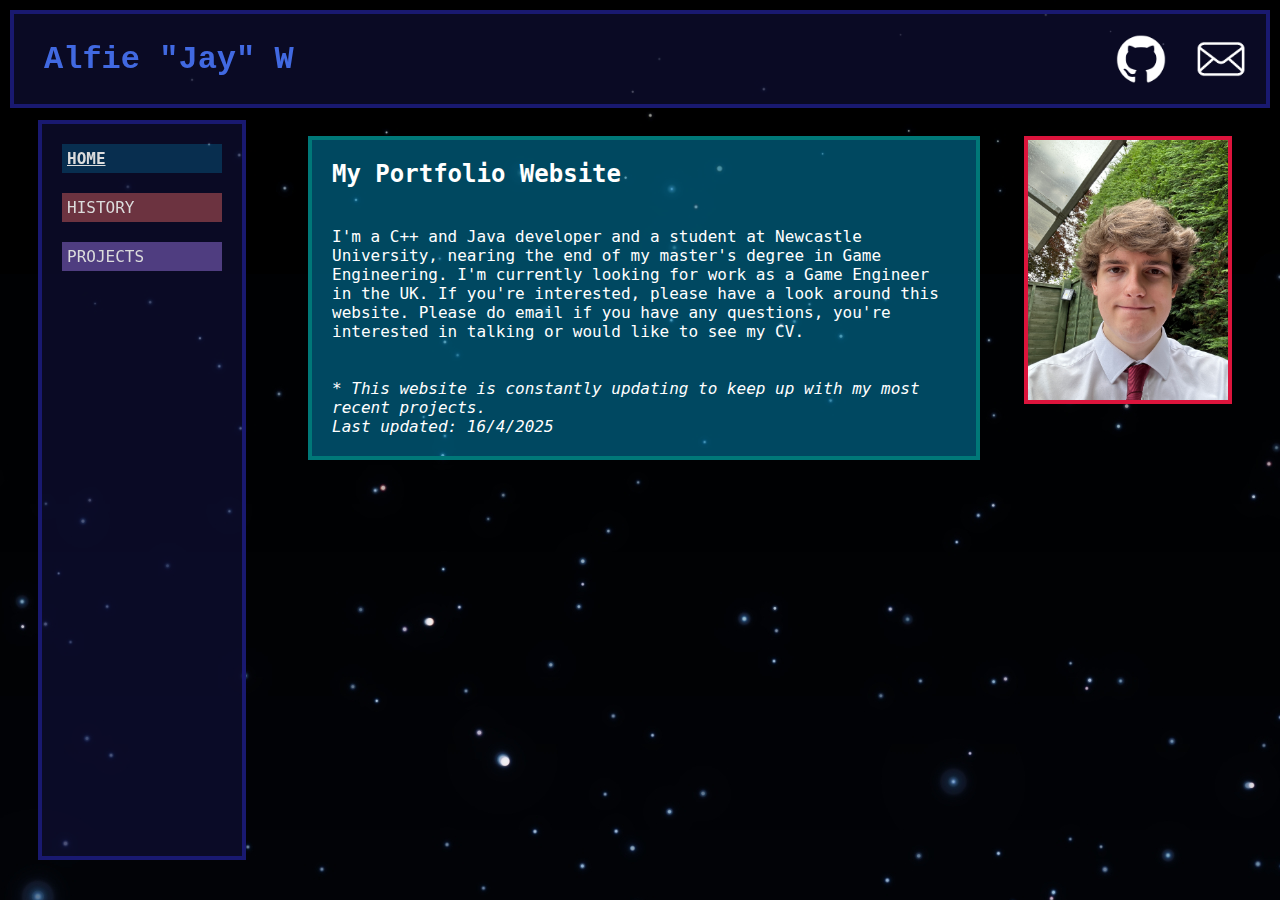
<file: index.html>
<!DOCTYPE html>
<html lang="en">

<head>
  <link rel="stylesheet" href="style.css">
  <meta charset="UTF-8">
  <title>Alfie's Portfolio</title>
  <link rel="icon" href="images/Icon.png">
</head>

<body>
  <div class="Top">
    <div class="Title"><b>Alfie "Jay" W</b></div>

    <!-- Buttons at the top right of the screen -->
    <div class="Buttons Buttons-Margin">

      <!-- GitHub icon -->
      <div class="Button-Container\">
        <a href="https://github.com/AlfieOnGit" target="_blank">
          <img class="Icon" src="images/GitHub.png" alt="GitHub">
        </a>
      </div>

      <!-- Email icon -->
      <div class="Button-Container">
        <a href="mailto:alfiejay@mail.com">
          <img class="Icon" src="images/Email.png" alt="Email">
        </a>
      </div>
    </div>
  </div>

  <br>

  <div class="Sidebar">
    <a class="Sidebar-Option" href="index.html"><b><u>HOME</u></b></a><br>
    <a class="red Sidebar-Option" style="border: 0;" href="history/history.html">HISTORY</a><br>
    <a class="purple Sidebar-Option" style="border: 0;" href="projects/projects.html">PROJECTS</a><br>
  </div>

  <div class="content floats-right">

    <div class="content-box red floats-right" style="width: 200px; height: 260px;"><img src="images/myface.JPG" height="260px" width="200px" alt="My face"></div>

    <!--  Main content box  -->
    <div class="content-box lightblue" style="width: calc(100% - 300px);">
      <div class="content-text">

        <h2>My Portfolio Website</h2>

        <br>

        I'm a C++ and Java developer and a student at Newcastle University, nearing the end of my master's degree in
        Game Engineering. I'm currently looking for work as a Game Engineer in the UK. If you're interested, please
        have a look around this website. Please do email if you have any questions, you're interested in talking or
        would like to see my CV.

        <br><br><br>

        <i>* This website is constantly updating to keep up with my most recent projects. <br>Last updated: 16/4/2025</i>

      </div>
    </div>

  </div>

</body>

</html>
</file>
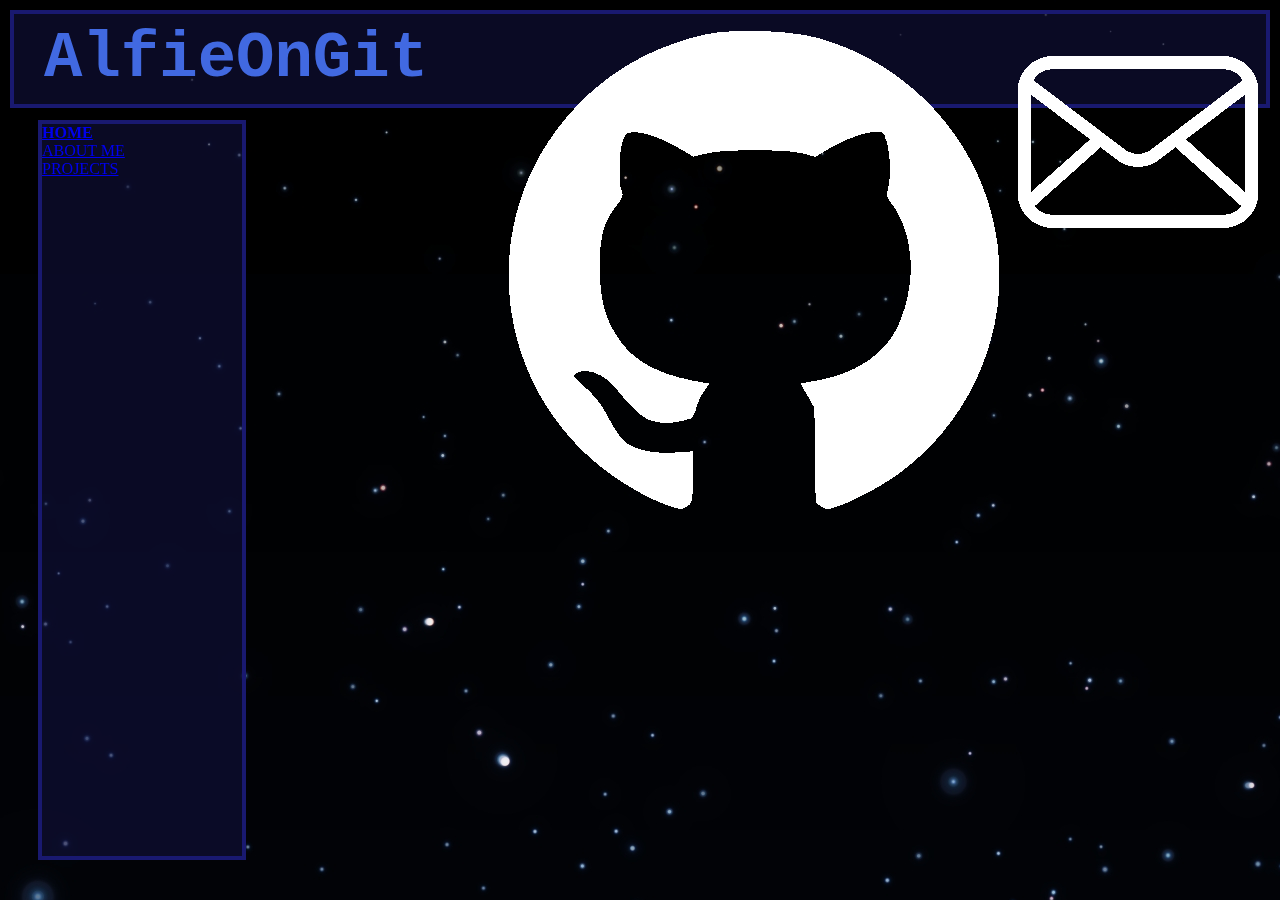
<file: home/index.html>
<!DOCTYPE html>
<html lang="en">

<head>
  <link rel="stylesheet" href="../style.css">
  <meta charset="UTF-8">
  <title>AlfieOnGit</title>
  <link rel="icon" href="../images/Icon.png">
</head>

<body>
  <div class="Top">
    <div class="Title"><h1>AlfieOnGit</h1></div>

    <!-- Buttons at the top right of the screen -->
    <div class="Buttons">

      <!-- GitHub icon -->
      <a href="https://github.com/AlfieOnGit" target="_blank">
        <img class="Button" src="../images/GitHub.png" alt="GitHub">
      </a>

      <!-- Email icon -->
      <a href="mailto:alfiejay@mail.com">
        <img class="Button" src="../images/Email.png" alt="Email">
      </a>
    </div>
  </div>

  <br>

  <div class="Sidebar">
    <a class="SidebarOption" href="index.html"><b><u>HOME</u></b></a><br>
    <a class="SidebarOption" href="../aboutme/aboutme.html">ABOUT ME</a><br>
    <a class="SidebarOption" href="../projects/projects.html">PROJECTS</a><br>
  </div>
</body>

</html>
</file>
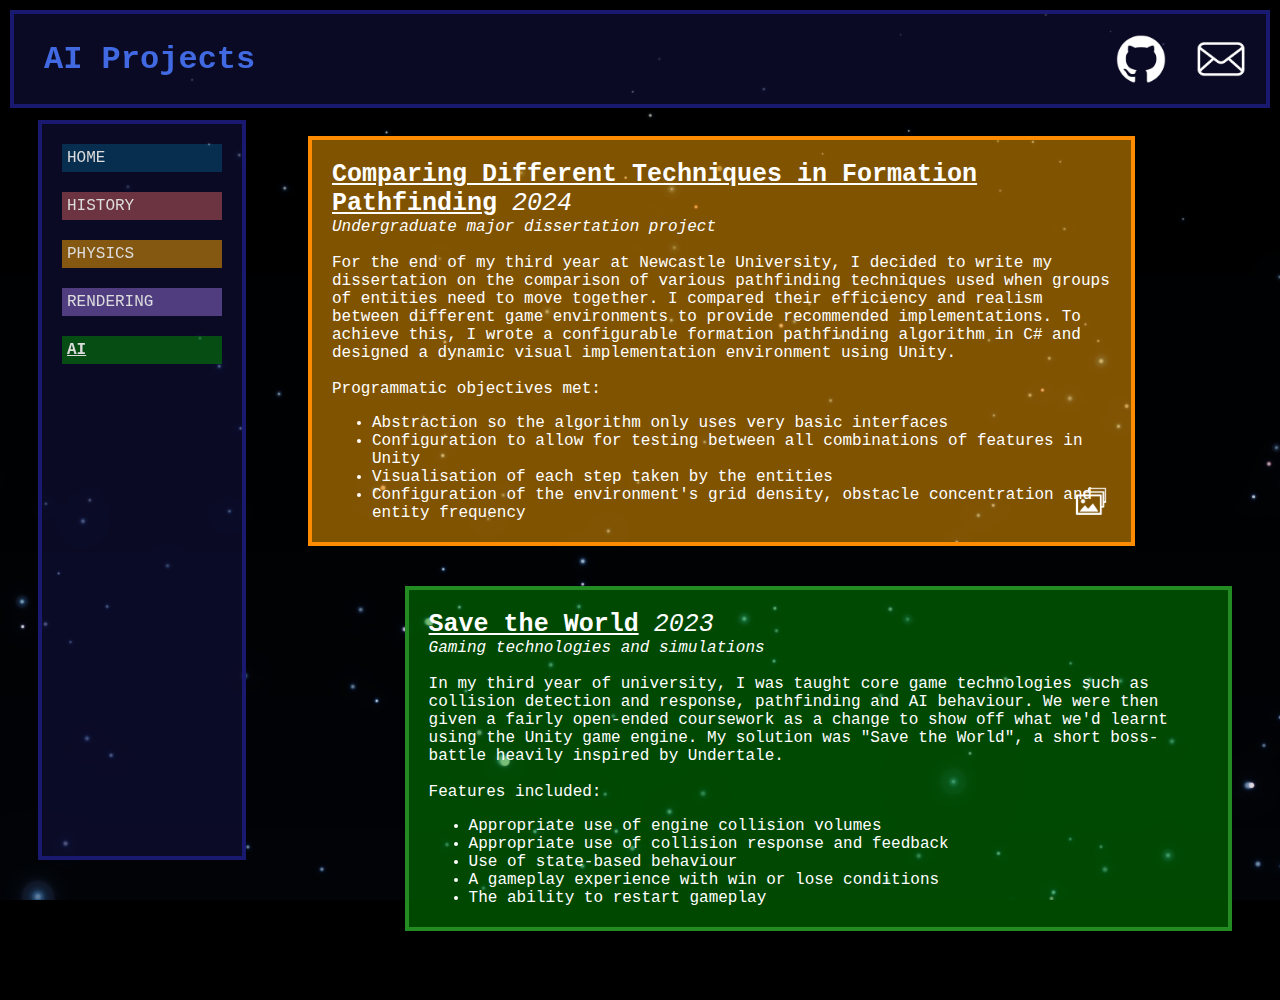
<file: ai.html>
<!DOCTYPE html>
<html lang="en">

<head>
  <link rel="stylesheet" href="style.css">
  <meta charset="UTF-8">
  <title>Alfie - AI</title>
  <link rel="icon" href="images/Icon.png">
</head>

<body>
<div class="Top">
  <div class="Title"><b>AI Projects</b></div>

  <!-- Buttons at the top right of the screen -->
  <div class="Buttons Buttons-Margin">

    <!-- GitHub icon -->
    <div class="Button-Container">
      <a href="https://github.com/AlfieOnGit" target="_blank">
        <img class="Icon" src="images/GitHub.png" alt="GitHub">
      </a>
    </div>

    <!-- Email icon -->
    <div class="Button-Container">
      <a href="mailto:alfiejay@mail.com">
        <img class="Icon" src="images/Email.png" alt="Email">
      </a>
    </div>
  </div>
</div>

<br>

<div class="Sidebar">
  <a class="Sidebar-Option" href="index.html">HOME</a><br>
  <a class="red Sidebar-Option" style="border: 0;" href="history.html">HISTORY</a><br>
  <a class="orange Sidebar-Option" style="border: 0;" href="physics.html">PHYSICS</a><br>
  <a class="purple Sidebar-Option" style="border: 0;" href="rendering.html">RENDERING</a><br>
  <a class="lightgreen Sidebar-Option" style="border: 0;" href="ai.html"><b><u>AI</u></b></a><br>
</div>

<div class="content floats-right">

  <!--  1st Dissertation  -->
  <div class="content-box orange" style="width: 85%;">
    <div class="content-text">

      <div style="font-size: 25px;"><b><u>Comparing Different Techniques in Formation Pathfinding</u></b> <i>2024</i></div>
      <i>Undergraduate major dissertation project</i>

      <br><br>

      For the end of my third year at Newcastle University, I decided to write my dissertation on the comparison of
      various pathfinding techniques used when groups of entities need to move together. I compared their efficiency
      and realism between different game environments to provide recommended implementations. To achieve this, I
      wrote a configurable formation pathfinding algorithm in C# and designed a dynamic visual implementation
      environment using Unity.

      <br><br>

      Programmatic objectives met:
      <ul>
        <li>Abstraction so the algorithm only uses very basic interfaces</li>
        <li>Configuration to allow for testing between all combinations of features in Unity</li>
        <li>Visualisation of each step taken by the entities</li>
        <li>Configuration of the environment's grid density, obstacle concentration and entity frequency</li>
      </ul>

      <div class="Content-Buttons">
        <div style="margin-left: 20px;">
          <a href="https://imgur.com/a/VIgyLdO" target="_blank">
            <img class="Icon" style="width: 40px; height: 40px;" src="images/Photos.png" alt="Dissertation album">
          </a>
        </div>
      </div>
    </div>
  </div>

  <!--  Save the World  -->
  <div class="content-box lightgreen floats-right" style="width: 85%;">
    <div class="content-text">

      <div style="font-size: 25px;"><b><u>Save the World</u></b> <i>2023</i></div>
      <i>Gaming technologies and simulations</i>

      <br><br>

      In my third year of university, I was taught core game technologies such as collision detection and response,
      pathfinding and AI behaviour. We were then given a fairly open-ended coursework as a change to show off what
      we'd learnt using the Unity game engine. My solution was "Save the World", a short boss-battle heavily inspired
      by Undertale.

      <br><br>

      Features included:
      <ul>
        <li>Appropriate use of engine collision volumes</li>
        <li>Appropriate use of collision response and feedback</li>
        <li>Use of state-based behaviour</li>
        <li>A gameplay experience with win or lose conditions</li>
        <li>The ability to restart gameplay</li>
      </ul>
    </div>
  </div>
</div>
</body>

</html>
</file>
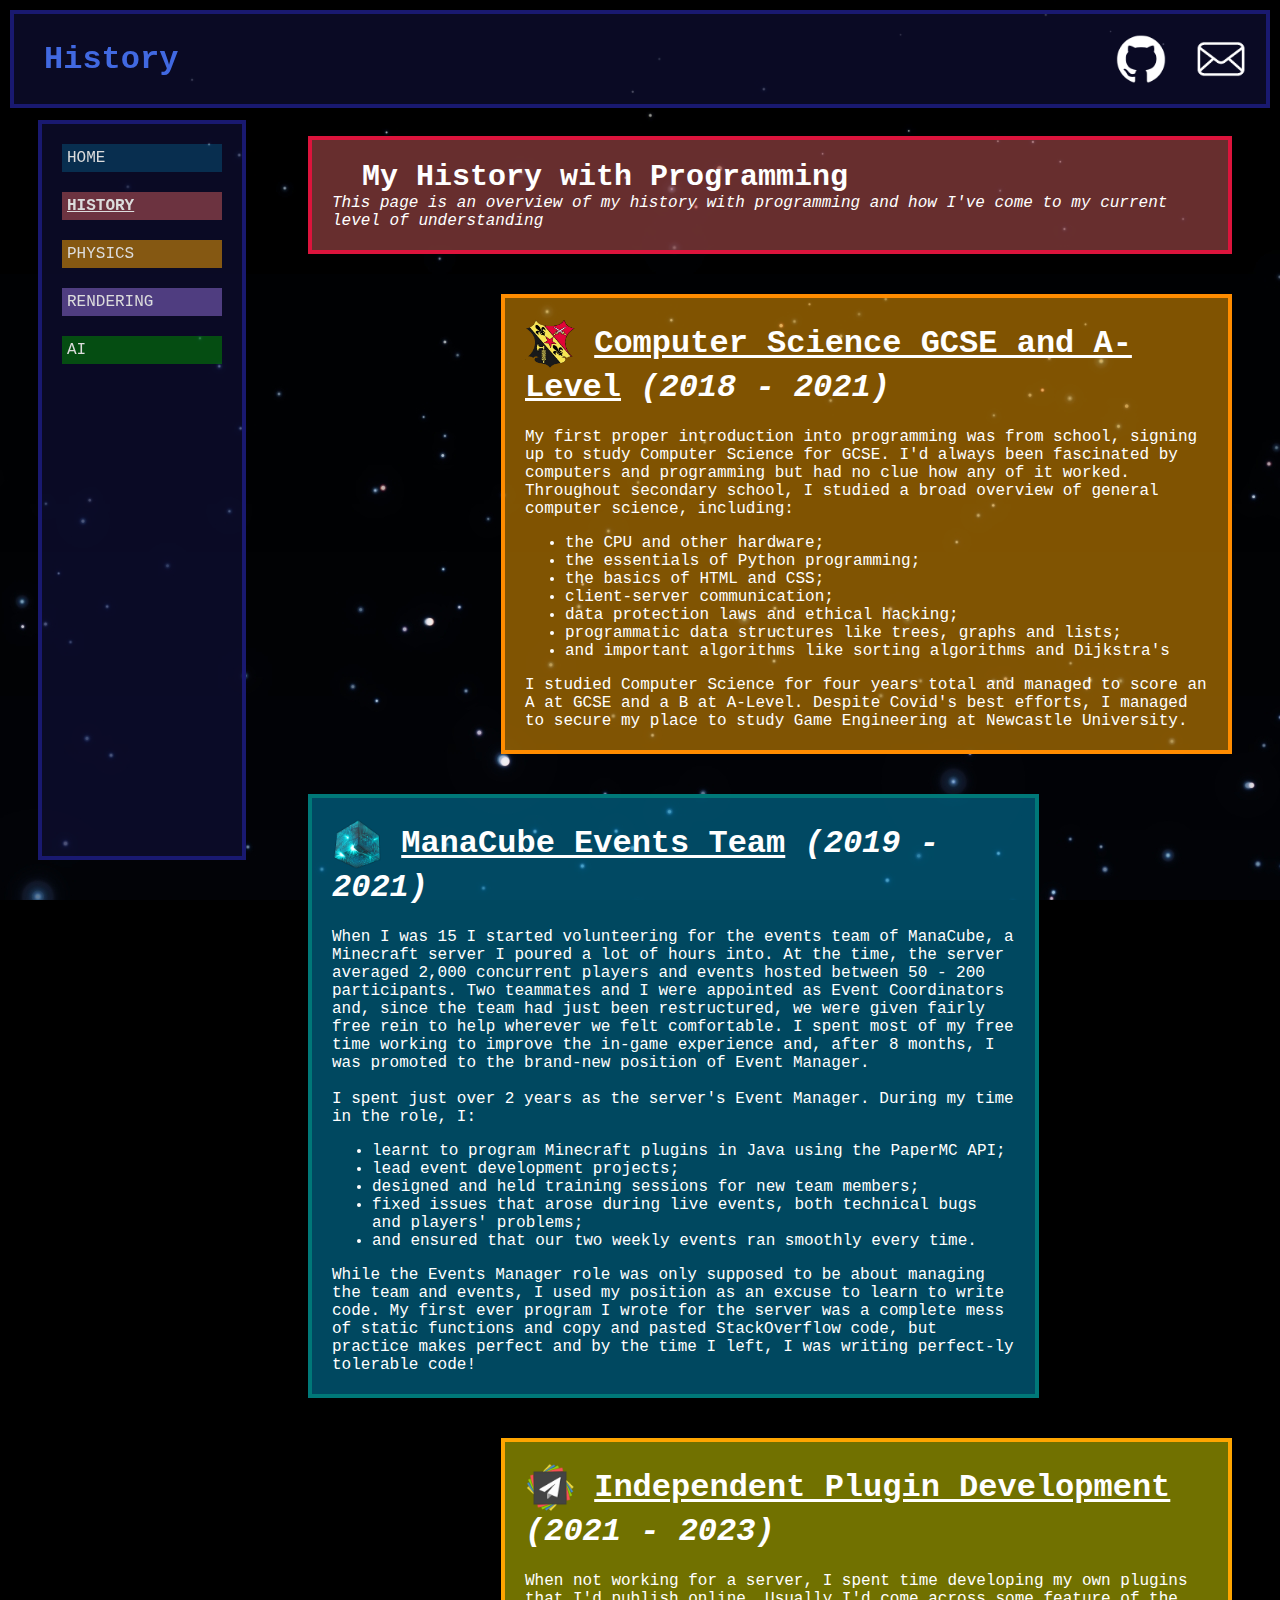
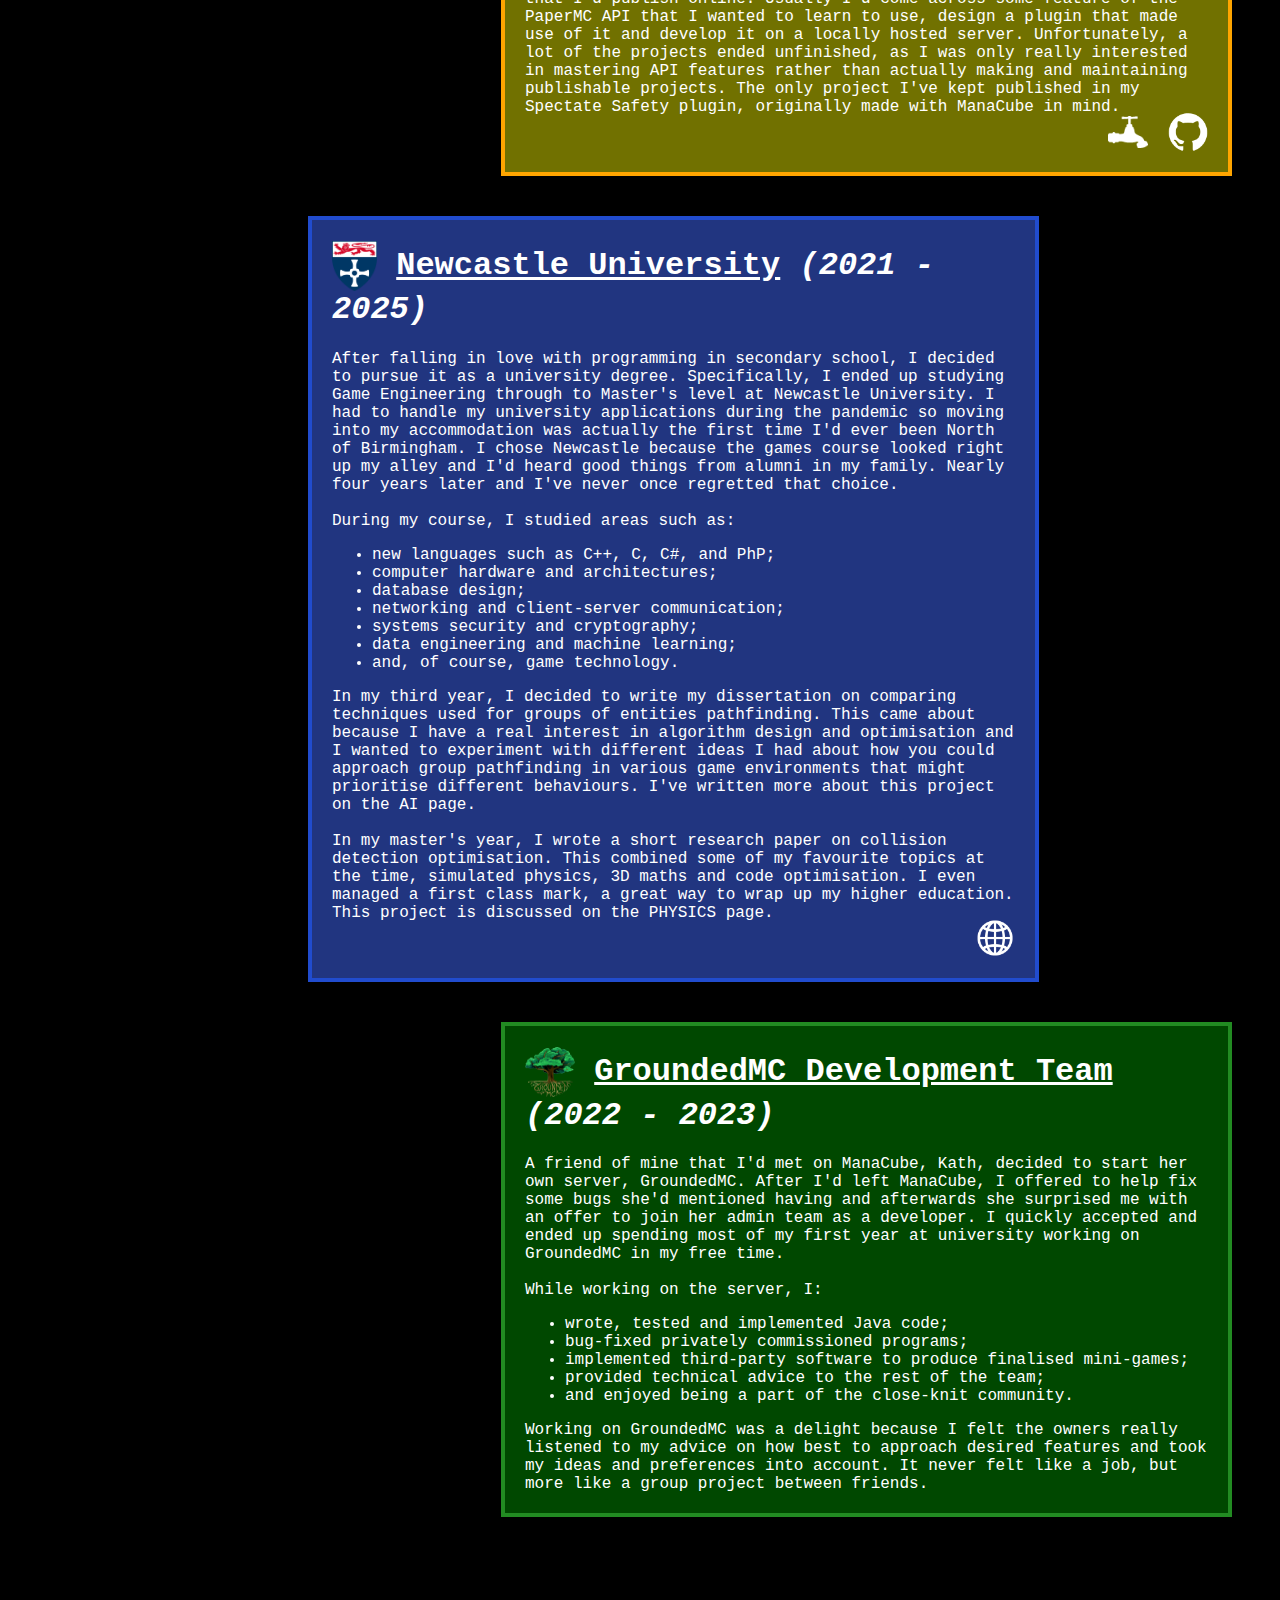
<file: history.html>
<!DOCTYPE html>
<html lang="en">

<head>
  <link rel="stylesheet" href="style.css">
  <meta charset="UTF-8">
  <title>Alfie - History</title>
  <link rel="icon" href="images/Icon.png">
</head>

<body>
  <div class="Top">
    <div class="Title"><b>History</b></div>

    <!-- Buttons at the top right of the screen -->
    <div class="Buttons Buttons-Margin">

      <!-- GitHub icon -->
      <div class="Button-Container\">
        <a href="https://github.com/AlfieOnGit" target="_blank">
          <img class="Icon" src="images/GitHub.png" alt="GitHub">
        </a>
      </div>

      <!-- Email icon -->
      <div class="Button-Container">
        <a href="mailto:alfiejay@mail.com">
          <img class="Icon" src="images/Email.png" alt="Email">
        </a>
      </div>
    </div>
  </div>

  <br>

  <div class="Sidebar">
    <a class="Sidebar-Option" href="index.html">HOME</a><br>
    <a class="red Sidebar-Option" style="border: 0;" href="history.html"><b><u>HISTORY</u></b></a><br>
    <a class="orange Sidebar-Option" style="border: 0;" href="physics.html">PHYSICS</a><br>
    <a class="purple Sidebar-Option" style="border: 0;" href="rendering.html">RENDERING<br></a>
    <a class="lightgreen Sidebar-Option" style="border: 0;" href="ai.html">AI</a><br>
  </div>

  <div class="content floats-right">

    <!--  Overview  -->
    <div class="content-box red" style="width: calc(100% - 48px);">
      <div class="content-text">
        <div style="font-size: 30px;">&emsp;<b>My History with Programming</b></div>
        <i>This page is an overview of my history with programming and how I've come to my current level of understanding</i>
      </div>
    </div>

    <!--  School  -->
    <div class="content-box orange floats-right">
      <div class="content-text">
        <h1><img class="Icon" src="images/School.png" alt="ManaCube Icon"> <u>Computer Science GCSE and A-Level</u> <i>(2018 - 2021)</i></h1>


        My first proper introduction into programming was from school, signing up to study Computer Science for GCSE.
        I'd always been fascinated by computers and programming but had no clue how any of it worked. Throughout
        secondary school, I studied a broad overview of general computer science, including:

        <ul>
          <li>the CPU and other hardware;</li>
          <li>the essentials of Python programming;</li>
          <li>the basics of HTML and CSS;</li>
          <li>client-server communication;</li>
          <li>data protection laws and ethical hacking;</li>
          <li>programmatic data structures like trees, graphs and lists;</li>
          <li>and important algorithms like sorting algorithms and Dijkstra's</li>
        </ul>

        I studied Computer Science for four years total and managed to score an A at GCSE and a B at A-Level. Despite
        Covid's best efforts, I managed to secure my place to study Game Engineering at Newcastle University.

      </div>
    </div>

    <!--  ManaCube Events Team  -->
    <div class="content-box lightblue">
      <div class="content-text">
        <h1><img class="Icon" src="images/ManaCube.png" alt="ManaCube Icon"> <u>ManaCube Events Team</u> <i>(2019 - 2021)</i></h1>

        When I was 15 I started volunteering for the events team of ManaCube, a Minecraft server I poured a lot of hours
        into. At the time, the server averaged 2,000 concurrent players and events hosted between 50 - 200 participants.
        Two teammates and I were appointed as Event Coordinators and, since the team had just been restructured, we were
        given fairly free rein to help wherever we felt comfortable. I spent most of my free time working to improve
        the in-game experience and, after 8 months, I was promoted to the brand-new position of Event Manager.

        <br><br>

        I spent just over 2 years as the server's Event Manager. During my time in the role, I:
        <ul>
          <li>learnt to program Minecraft plugins in Java using the PaperMC API;</li>
          <li>lead event development projects;</li>
          <li>designed and held training sessions for new team members;</li>
          <li>fixed issues that arose during live events, both technical bugs and players' problems;</li>
          <li>and ensured that our two weekly events ran smoothly every time.</li>
        </ul>

        While the Events Manager role was only supposed to be about managing the team and events, I used my position as
        an excuse to learn to write code. My first ever program I wrote for the server was a complete mess of static
        functions and copy and pasted StackOverflow code, but practice makes perfect and by the time I left, I was
        writing perfect-ly tolerable code!

      </div>
    </div>

    <!--  Independent Plugin development  -->
    <div class="content-box yellow floats-right">
      <div class="content-text">
        <h1><img class="Icon" src="images/PaperMC.png" alt="PaperMC Icon"> <u>Independent Plugin Development</u> <i>(2021 - 2023)</i></h1>

        When not working for a server, I spent time developing my own plugins that I'd publish online. Usually I'd come
        across some feature of the PaperMC API that I wanted to learn to use, design a plugin that made use of it and
        develop it on a locally hosted server. Unfortunately, a lot of the projects ended unfinished, as I was only
        really interested in mastering API features rather than actually making and maintaining publishable projects.
        The only project I've kept published in my Spectate Safety plugin, originally made with ManaCube in mind.

        <br><br><br>

        <div class="Content-Buttons">
          <div style="margin-left: 20px;">
            <a href="https://www.spigotmc.org/resources/spectate-safety.98654/" target="_blank">
              <img class="Icon" style="width: 40px; height: 40px;" src="images/SpigotMC.png" alt="SpigotMC">
            </a>
          </div>

          <div style="margin-left: 20px;">
            <a href="https://github.com/AlfieOnGit/SpectateSafety" target="_blank">
              <img class="Icon" style="width: 40px; height: 40px;" src="images/GitHub.png" alt="GitHub">
            </a>
          </div>
        </div>

      </div>
    </div>

    <!--  Newcastle University  -->
    <div class="content-box blue">
      <div class="content-text">
        <h1><img class="Icon" src="images/NewcastleUniversity.png" style="width: 45px;" alt="PaperMC Icon"> <u>Newcastle University</u> <i>(2021 - 2025)</i></h1>

        After falling in love with programming in secondary school, I decided to pursue it as a university degree.
        Specifically, I ended up studying Game Engineering through to Master's level at Newcastle University. I had to
        handle my university applications during the pandemic so moving into my accommodation was actually the first
        time I'd ever been North of Birmingham. I chose Newcastle because the games course looked right up my alley and
        I'd heard good things from alumni in my family. Nearly four years later and I've never once regretted that
        choice.

        <br><br>

        During my course, I studied areas such as:
        <ul>
          <li>new languages such as C++, C, C#, and PhP;</li>
          <li>computer hardware and architectures;</li>
          <li>database design;</li>
          <li>networking and client-server communication;</li>
          <li>systems security and cryptography;</li>
          <li>data engineering and machine learning;</li>
          <li>and, of course, game technology.</li>
        </ul>

        In my third year, I decided to write my dissertation on comparing techniques used for groups of entities
        pathfinding. This came about because I have a real interest in algorithm design and optimisation and I wanted
        to experiment with different ideas I had about how you could approach group pathfinding in various game
        environments that might prioritise different behaviours. I've written more about this project on the AI
        page.

        <br><br>

        In my master's year, I wrote a short research paper on collision detection optimisation. This combined some of
        my favourite topics at the time, simulated physics, 3D maths and code optimisation. I even managed a first class
        mark, a great way to wrap up my higher education. This project is discussed on the PHYSICS page.

        <br><br><br>

        <div class="Content-Buttons">
          <div style="margin-left: 20px;">
            <a href="https://www.ncl.ac.uk/postgraduate/degrees/5152f/" target="_blank">
              <img class="Icon" style="width: 40px; height: 40px;" src="images/Website.png" alt="course website">
            </a>
          </div>
        </div>

      </div>
    </div>

    <!--  GroundedMC Development Team  -->
    <div class="content-box floats-right lightgreen">
      <div class="content-text">
        <h1><img class="Icon" src="images/GroundedMC.png" alt="GroundedMC Icon"> <u>GroundedMC Development Team</u> <i>(2022 - 2023)</i></h1>

        A friend of mine that I'd met on ManaCube, Kath, decided to start her own server, GroundedMC. After I'd left
        ManaCube, I offered to help fix some bugs she'd mentioned having and afterwards she surprised me with an offer
        to join her admin team as a developer. I quickly accepted and ended up spending most of my first year at
        university working on GroundedMC in my free time.

        <br><br>

        While working on the server, I:
        <ul>
          <li>wrote, tested and implemented Java code;</li>
          <li>bug-fixed privately commissioned programs;</li>
          <li>implemented third-party software to produce finalised mini-games;</li>
          <li>provided technical advice to the rest of the team;</li>
          <li>and enjoyed being a part of the close-knit community.</li>
        </ul>

        Working on GroundedMC was a delight because I felt the owners really listened to my advice on how best to
        approach desired features and took my ideas and preferences into account. It never felt like a job, but more
        like a group project between friends.

      </div>
    </div>

  </div>
</body>

</html>
</file>
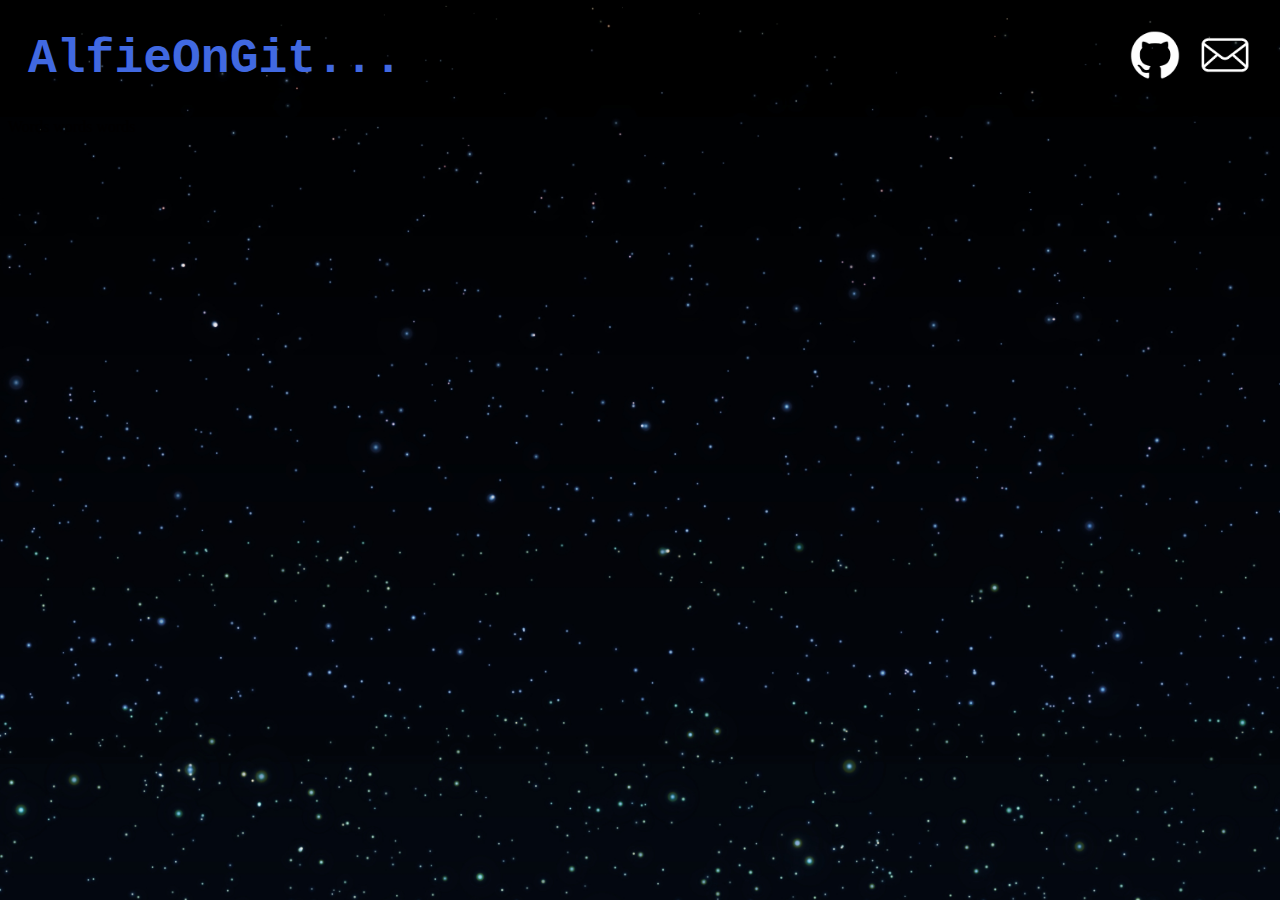
<file: home.html>
<!DOCTYPE html>
<html lang="en">

<head>
  <link rel="stylesheet" href="home.css">
  <meta charset="UTF-8">
  <title>AlfieOnGit</title>
</head>

<body>
  <div id="Title"><h1>AlfieOnGit...</h1></div>

  <!-- Buttons at the top right of the screen -->
  <div class="Buttons">

    <!-- GitHub icon -->
    <a href="https://github.com/AlfieOnGit" target="_blank">
      <img class="Button" src="images/GitHub.png" alt="GitHub">
    </a>

    <!-- Email icon -->
    <a href="mailto:alfiejay@mail.com">
      <img class="Button" src="images/Email.png" alt="Email">
    </a>
  </div>

  <div id="Subtitle">Words words words</div>
</body>

</html>
</file>
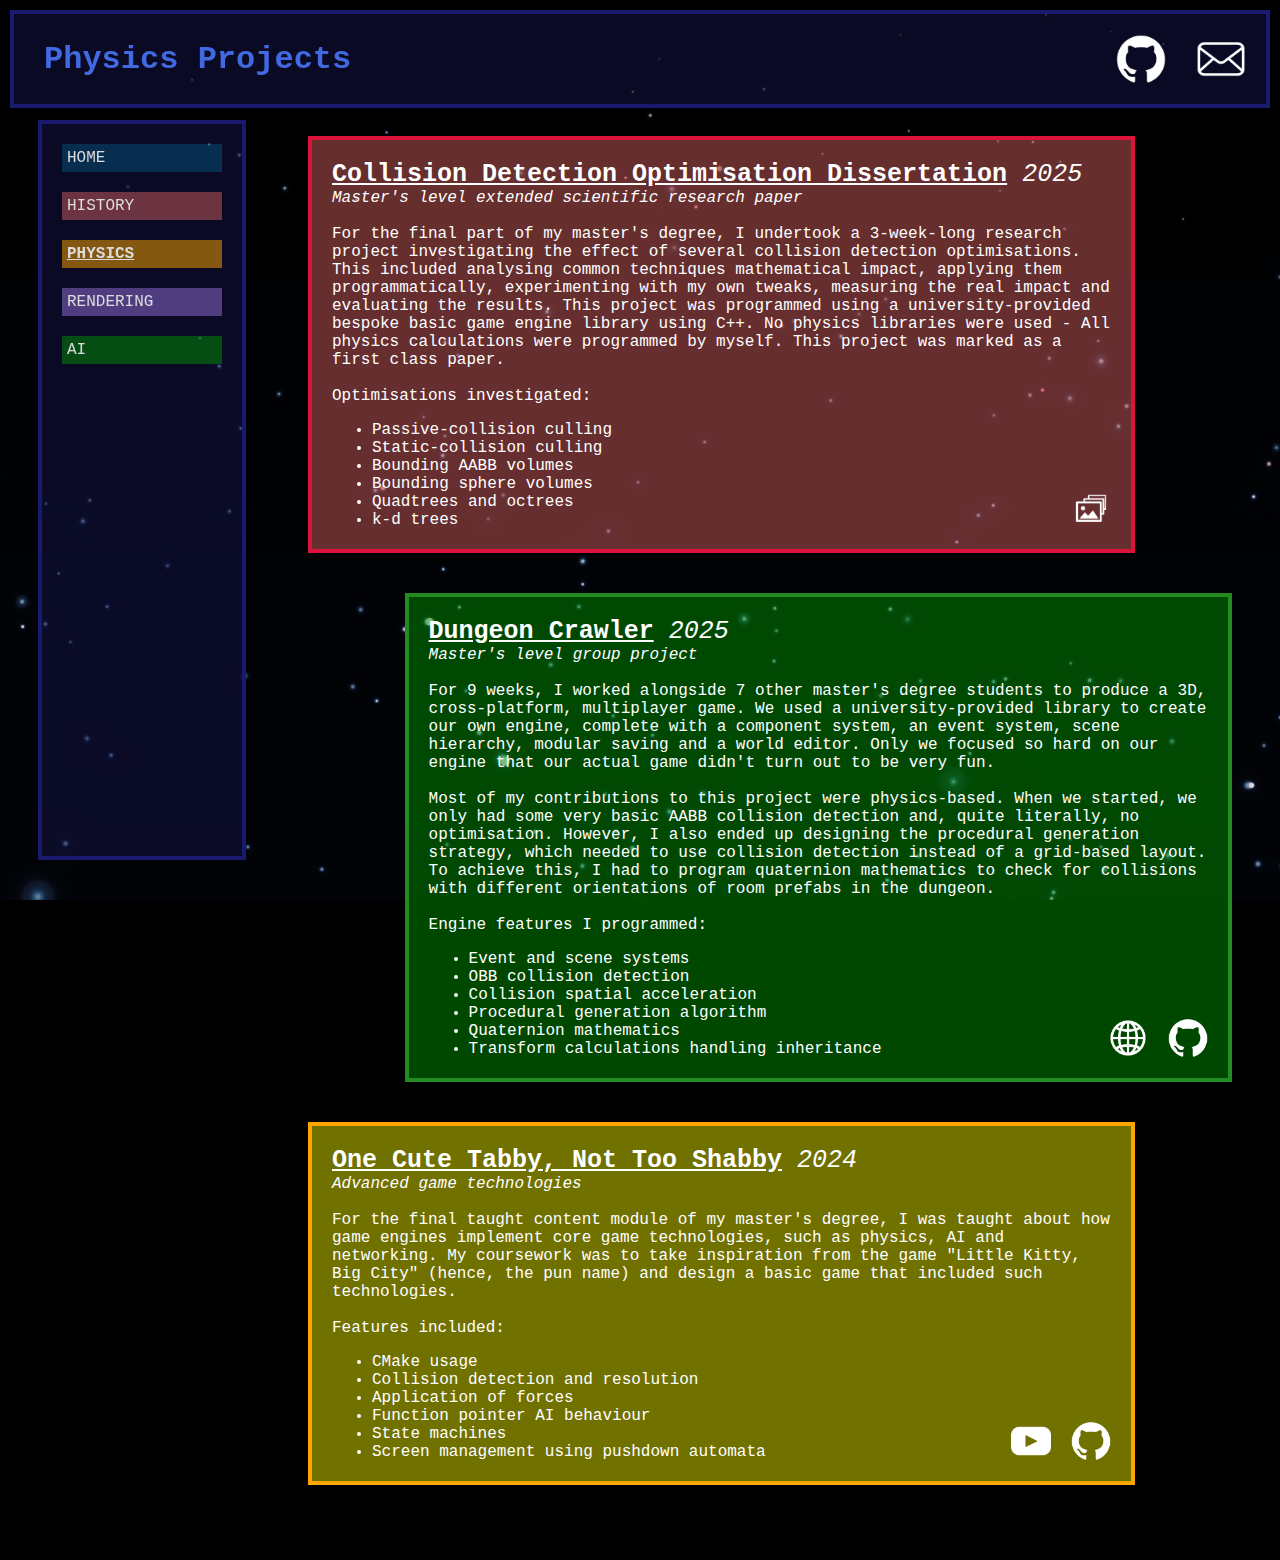
<file: physics.html>
<!DOCTYPE html>
<html lang="en">

<head>
  <link rel="stylesheet" href="style.css">
  <meta charset="UTF-8">
  <title>Alfie - Physics</title>
  <link rel="icon" href="images/Icon.png">
</head>

<body>
<div class="Top">
  <div class="Title"><b>Physics Projects</b></div>

  <!-- Buttons at the top right of the screen -->
  <div class="Buttons Buttons-Margin">

    <!-- GitHub icon -->
    <div class="Button-Container">
      <a href="https://github.com/AlfieOnGit" target="_blank">
        <img class="Icon" src="images/GitHub.png" alt="GitHub">
      </a>
    </div>

    <!-- Email icon -->
    <div class="Button-Container">
      <a href="mailto:alfiejay@mail.com">
        <img class="Icon" src="images/Email.png" alt="Email">
      </a>
    </div>
  </div>
</div>

<br>

<div class="Sidebar">
  <a class="Sidebar-Option" href="index.html">HOME</a><br>
  <a class="red Sidebar-Option" style="border: 0;" href="history.html">HISTORY</a><br>
  <a class="orange Sidebar-Option" style="border: 0;" href="physics.html"><b><u>PHYSICS</u></b></a><br>
  <a class="purple Sidebar-Option" style="border: 0;" href="rendering.html">RENDERING</a><br>
  <a class="lightgreen Sidebar-Option" style="border: 0;" href="ai.html">AI</a><br>
</div>

<div class="content floats-right">

  <!--  2nd Dissertation  -->
  <div class="content-box red" style="width: 85%;">
    <div class="content-text">

      <div style="font-size: 25px;"><b><u>Collision Detection Optimisation Dissertation</u></b> <i>2025</i></div>
      <i>Master's level extended scientific research paper</i>

      <br><br>

      For the final part of my master's degree, I undertook a 3-week-long research project investigating the effect of
      several collision detection optimisations. This included analysing common techniques mathematical impact, applying
      them programmatically, experimenting with my own tweaks, measuring the real impact and evaluating the results.
      This project was programmed using a university-provided bespoke basic game engine library using C++. No physics
      libraries were used - All physics calculations were programmed by myself. This project was marked as a first class
      paper.

      <br><br>

      Optimisations investigated:
      <ul>
        <li>Passive-collision culling</li>
        <li>Static-collision culling</li>
        <li>Bounding AABB volumes</li>
        <li>Bounding sphere volumes</li>
        <li>Quadtrees and octrees</li>
        <li>k-d trees</li>
      </ul>

      <div class="Content-Buttons">
        <div style="margin-left: 20px;">
          <a href="https://imgur.com/a/5wTdjxJ" target="_blank">
            <img class="Icon" style="width: 40px; height: 40px;" src="images/Photos.png" alt="Album">
          </a>
        </div>
      </div>

    </div>
  </div>

  <!--  Group Project  -->
  <div class="content-box lightgreen floats-right" style="width: 85%;">
    <div class="content-text">

      <div style="font-size: 25px;"><b><u>Dungeon Crawler</u></b> <i>2025</i></div>
      <i>Master's level group project</i>

      <br><br>

      For 9 weeks, I worked alongside 7 other master's degree students to produce a 3D, cross-platform, multiplayer
      game. We used a university-provided library to create our own engine, complete with a component system, an event
      system, scene hierarchy, modular saving and a world editor. Only we focused so hard on our engine that
      our actual game didn't turn out to be very fun.

      <br><br>

      Most of my contributions to this project were physics-based. When we started, we only had some very basic AABB
      collision detection and, quite literally, no optimisation. However, I also ended up designing the procedural
      generation strategy, which needed to use collision detection instead of a grid-based layout. To achieve this, I
      had to program quaternion mathematics to check for collisions with different orientations of room prefabs in the
      dungeon.

      <br><br>

      Engine features I programmed:
      <ul>
        <li>Event and scene systems</li>
        <li>OBB collision detection</li>
        <li>Collision spatial acceleration</li>
        <li>Procedural generation algorithm</li>
        <li>Quaternion mathematics</li>
        <li>Transform calculations handling inheritance</li>
      </ul>

      <div class="Content-Buttons">
        <div style="margin-left: 20px;">
          <a href="https://github.com/Alasdair-PB/CSC8508/wiki/Events" target="_blank">
            <img class="Icon" style="width: 40px; height: 40px;" src="images/Website.png" alt="Website">
          </a>
        </div>

        <div style="margin-left: 20px;">
          <a href="https://github.com/Alasdair-PB/CSC8508" target="_blank">
            <img class="Icon" style="width: 40px; height: 40px;" src="images/GitHub.png" alt="GitHub">
          </a>
        </div>
      </div>

    </div>
  </div>

  <!--  One Cute Tabby, Not Too Shabby  -->
  <div class="content-box yellow" style="width: 85%;">
    <div class="content-text">

      <div style="font-size: 25px;"><b><u>One Cute Tabby, Not Too Shabby</u></b> <i>2024</i></div>
      <i>Advanced game technologies</i>

      <br><br>

      For the final taught content module of my master's degree, I was taught about how game engines implement core
      game technologies, such as physics, AI and networking. My coursework was to take inspiration from the game
      "Little Kitty, Big City" (hence, the pun name) and design a basic game that included such technologies.

      <br><br>

      Features included:
      <ul>
        <li>CMake usage</li>
        <li>Collision detection and resolution</li>
        <li>Application of forces</li>
        <li>Function pointer AI behaviour</li>
        <li>State machines</li>
        <li>Screen management using pushdown automata</li>
      </ul>

      <div class="Content-Buttons">
        <div style="margin-left: 20px;">
          <a href="https://youtu.be/HRobdcnP094" target="_blank">
            <img class="Icon" style="width: 40px; height: 40px;" src="images/YouTube.png" alt="YouTube">
          </a>
        </div>

        <div style="margin-left: 20px;">
          <a href="https://github.com/AlfieOnGit/CSC8503" target="_blank">
            <img class="Icon" style="width: 40px; height: 40px;" src="images/GitHub.png" alt="GitHub">
          </a>
        </div>
      </div>

    </div>
  </div>
</div>
</body>

</html>
</file>
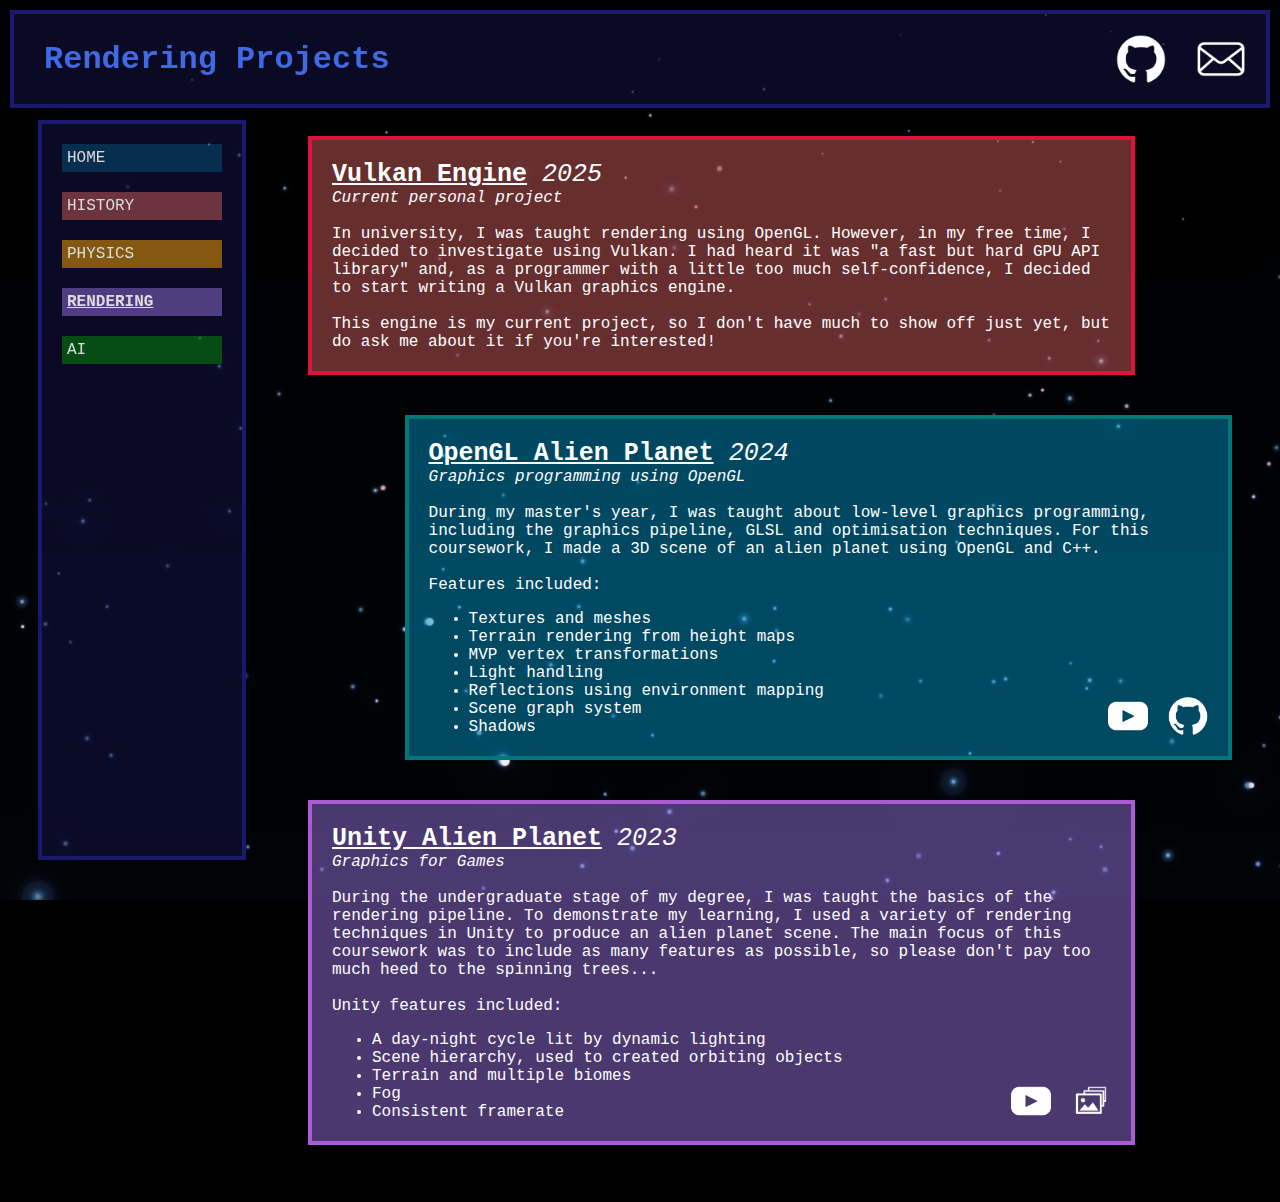
<file: rendering.html>
<!DOCTYPE html>
<html lang="en">

<head>
    <link rel="stylesheet" href="style.css">
    <meta charset="UTF-8">
    <title>Alfie - Rendering</title>
    <link rel="icon" href="images/Icon.png">
</head>

<body>
<div class="Top">
    <div class="Title"><b>Rendering Projects</b></div>

    <!-- Buttons at the top right of the screen -->
    <div class="Buttons Buttons-Margin">

        <!-- GitHub icon -->
        <div class="Button-Container">
            <a href="https://github.com/AlfieOnGit" target="_blank">
                <img class="Icon" src="images/GitHub.png" alt="GitHub">
            </a>
        </div>

        <!-- Email icon -->
        <div class="Button-Container">
            <a href="mailto:alfiejay@mail.com">
                <img class="Icon" src="images/Email.png" alt="Email">
            </a>
        </div>
    </div>
</div>

<br>

<div class="Sidebar">
    <a class="Sidebar-Option" href="index.html">HOME</a><br>
    <a class="red Sidebar-Option" style="border: 0;" href="history.html">HISTORY</a><br>
    <a class="orange Sidebar-Option" style="border: 0;" href="physics.html">PHYSICS</a><br>
    <a class="purple Sidebar-Option" style="border: 0;" href="rendering.html"><b><u>RENDERING</u></b></a><br>
    <a class="lightgreen Sidebar-Option" style="border: 0;" href="ai.html">AI</a><br>
</div>

<div class="content floats-right">

    <!-- Vulkan Engine -->
    <div class="content-box red" style="width: 85%;">
        <div class="content-text">

            <div style="font-size: 25px;"><b><u>Vulkan Engine</u></b> <i>2025</i></div>
            <i>Current personal project</i>

            <br><br>

            In university, I was taught rendering using OpenGL. However, in my free time, I decided to investigate
            using Vulkan. I had heard it was "a fast but hard GPU API library" and, as a programmer with a little too
            much self-confidence, I decided to start writing a Vulkan graphics engine.

            <br><br>

            This engine is my current project, so I don't have much to show off just yet, but do ask me about it if
            you're interested!
        </div>
    </div>

    <!--  OpenGL Alien Planet  -->
    <div class="content-box lightblue floats-right" style="width: 85%;">
        <div class="content-text">

            <div style="font-size: 25px;"><b><u>OpenGL Alien Planet</u></b> <i>2024</i></div>
            <i>Graphics programming using OpenGL</i>

            <br><br>

            During my master's year, I was taught about low-level graphics programming, including the graphics pipeline,
            GLSL and optimisation techniques. For this coursework, I made a 3D scene of an alien planet using OpenGL and
            C++.

            <br><br>

            Features included:
            <ul>
                <li>Textures and meshes</li>
                <li>Terrain rendering from height maps</li>
                <li>MVP vertex transformations</li>
                <li>Light handling</li>
                <li>Reflections using environment mapping</li>
                <li>Scene graph system</li>
                <li>Shadows</li>
            </ul>

            <div class="Content-Buttons">
                <div style="margin-left: 20px;">
                    <a href="https://youtu.be/3pL1ZuXku_A" target="_blank">
                        <img class="Icon" style="width: 40px; height: 40px;" src="images/YouTube.png" alt="YouTube">
                    </a>
                </div>

                <div style="margin-left: 20px;">
                    <a href="https://github.com/AlfieOnGit/CSC8502/tree/master/Blank%20Project" target="_blank">
                        <img class="Icon" style="width: 40px; height: 40px;" src="images/GitHub.png" alt="GitHub">
                    </a>
                </div>
            </div>
        </div>
    </div>

    <!--  Unity Alien Planet  -->
    <div class="content-box purple" style="width: 85%;">
        <div class="content-text">

            <div style="font-size: 25px;"><b><u>Unity Alien Planet</u></b> <i>2023</i></div>
            <i>Graphics for Games</i>

            <br><br>

            During the undergraduate stage of my degree, I was taught the basics of the rendering pipeline. To
            demonstrate my learning, I used a variety of rendering techniques in Unity to produce an alien planet scene.
            The main focus of this coursework was to include as many features as possible, so please don't pay too much
            heed to the spinning trees...

            <br><br>

            Unity features included:
            <ul>
                <li>A day-night cycle lit by dynamic lighting</li>
                <li>Scene hierarchy, used to created orbiting objects</li>
                <li>Terrain and multiple biomes</li>
                <li>Fog</li>
                <li>Consistent framerate</li>
            </ul>

            <div class="Content-Buttons">
                <div style="margin-left: 20px;">
                    <a href="https://youtu.be/2em9RXlQ6D8" target="_blank">
                        <img class="Icon" style="width: 40px; height: 40px;" src="images/YouTube.png" alt="YouTube">
                    </a>
                </div>

                <div style="margin-left: 20px;">
                    <a href="https://imgur.com/a/z6cksDB" target="_blank">
                        <img class="Icon" style="width: 40px; height: 40px;" src="images/Photos.png" alt="Album">
                    </a>
                </div>
            </div>
        </div>
    </div>
</div>
</body>

</html>
</file>
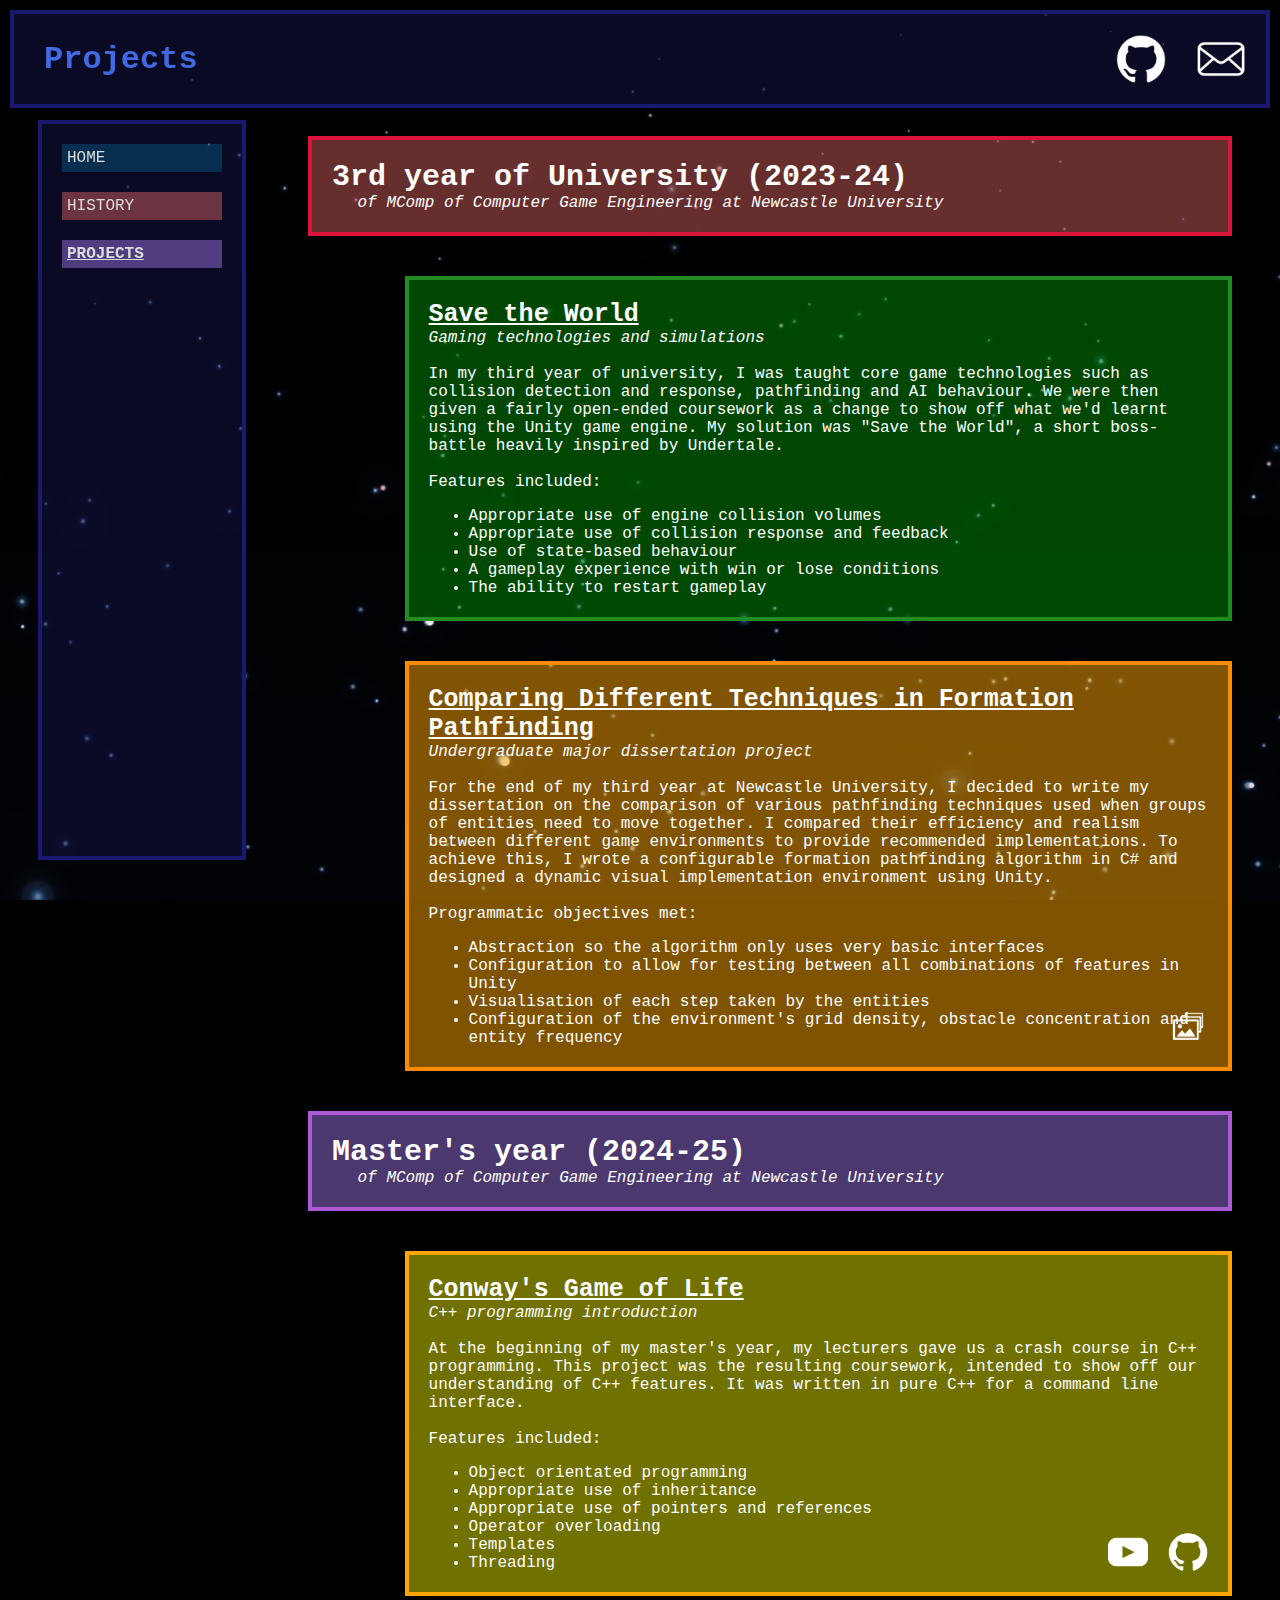
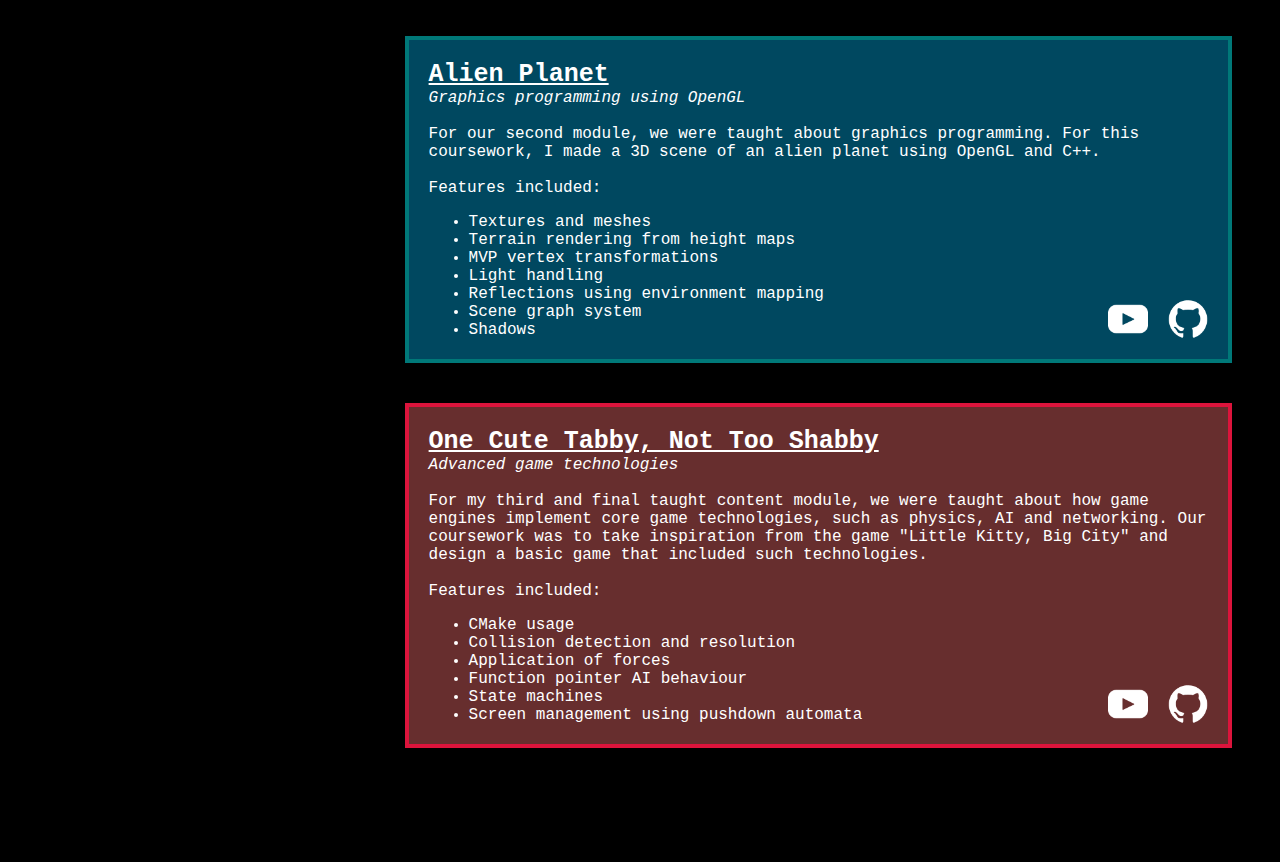
<file: archive/projects.html>
<!DOCTYPE html>
<html lang="en">

<head>
  <link rel="stylesheet" href="../style.css">
  <meta charset="UTF-8">
  <title>Alfie - Projects</title>
  <link rel="icon" href="../images/Icon.png">
</head>

<body>
  <div class="Top">
    <div class="Title"><b>Projects</b></div>

    <!-- Buttons at the top right of the screen -->
    <div class="Buttons Buttons-Margin">

      <!-- GitHub icon -->
      <div class="Button-Container">
        <a href="https://github.com/AlfieOnGit" target="_blank">
          <img class="Icon" src="../images/GitHub.png" alt="GitHub">
        </a>
      </div>

      <!-- Email icon -->
      <div class="Button-Container">
        <a href="mailto:alfiejay@mail.com">
          <img class="Icon" src="../images/Email.png" alt="Email">
        </a>
      </div>
    </div>
  </div>

  <br>

  <div class="Sidebar">
    <a class="Sidebar-Option" href="../index.html">HOME</a><br>
    <a class="red Sidebar-Option" style="border: 0;" href="../history.html">HISTORY</a><br>
    <a class="purple Sidebar-Option" style="border: 0;" href="projects.html"><b><u>PROJECTS</u></b></a><br>
  </div>

  <div class="content floats-right">

    <!--  3rd year projects  -->
    <div class="content-box red" style="width: calc(100% - 48px);">
      <div class="content-text">
        <div style="font-size: 30px;"><b>3rd year of University (2023-24)</b></div>
        &emsp; <i>of MComp of Computer Game Engineering at Newcastle University</i>
      </div>
    </div>

    <!--  Save the World  -->
    <div class="content-box lightgreen floats-right" style="width: 85%;">
      <div class="content-text">

        <div style="font-size: 25px;"><b><u>Save the World</u></b></div>
        <i>Gaming technologies and simulations</i>

        <br><br>

        In my third year of university, I was taught core game technologies such as collision detection and response,
        pathfinding and AI behaviour. We were then given a fairly open-ended coursework as a change to show off what
        we'd learnt using the Unity game engine. My solution was "Save the World", a short boss-battle heavily inspired
        by Undertale.

        <br><br>

        Features included:
        <ul>
          <li>Appropriate use of engine collision volumes</li>
          <li>Appropriate use of collision response and feedback</li>
          <li>Use of state-based behaviour</li>
          <li>A gameplay experience with win or lose conditions</li>
          <li>The ability to restart gameplay</li>
        </ul>
      </div>
    </div>

    <!--  Dissertation  -->
    <div class="content-box orange floats-right" style="width: 85%;">
      <div class="content-text">

        <div style="font-size: 25px;"><b><u>Comparing Different Techniques in Formation Pathfinding</u></b></div>
        <i>Undergraduate major dissertation project</i>

        <br><br>

        For the end of my third year at Newcastle University, I decided to write my dissertation on the comparison of
        various pathfinding techniques used when groups of entities need to move together. I compared their efficiency
        and realism between different game environments to provide recommended implementations. To achieve this, I
        wrote a configurable formation pathfinding algorithm in C# and designed a dynamic visual implementation
        environment using Unity.

        <br><br>

        Programmatic objectives met:
        <ul>
          <li>Abstraction so the algorithm only uses very basic interfaces</li>
          <li>Configuration to allow for testing between all combinations of features in Unity</li>
          <li>Visualisation of each step taken by the entities</li>
          <li>Configuration of the environment's grid density, obstacle concentration and entity frequency</li>
        </ul>

        <div class="Content-Buttons">
          <div style="margin-left: 20px;">
            <a href="https://imgur.com/a/VIgyLdO" target="_blank">
              <img class="Icon" style="width: 40px; height: 40px;" src="../images/Photos.png" alt="Dissertation album">
            </a>
          </div>
        </div>
      </div>
    </div>

    <!--  Master's year projects  -->
    <div class="content-box purple" style="width: calc(100% - 48px);">
      <div class="content-text">
        <div style="font-size: 30px;"><b>Master's year (2024-25)</b></div>
        &emsp; <i>of MComp of Computer Game Engineering at Newcastle University</i>
      </div>
    </div>

    <!--  Conway's Game of Life  -->
    <div class="content-box yellow floats-right" style="width: 85%;">
      <div class="content-text">

        <div style="font-size: 25px;"><b><u>Conway's Game of Life</u></b></div>
        <i>C++ programming introduction</i>

        <br><br>

        At the beginning of my master's year, my lecturers gave us a crash course in C++ programming. This project was
        the resulting coursework, intended to show off our understanding of C++ features. It was written in pure C++
        for a command line interface.

        <br><br>

        Features included:
        <ul>
          <li>Object orientated programming</li>
          <li>Appropriate use of inheritance</li>
          <li>Appropriate use of pointers and references</li>
          <li>Operator overloading</li>
          <li>Templates</li>
          <li>Threading</li>
        </ul>

        <div class="Content-Buttons">
          <div style="margin-left: 20px;">
            <a href="https://youtu.be/0MRXxHo0jMA" target="_blank">
              <img class="Icon" style="width: 40px; height: 40px;" src="../images/YouTube.png" alt="YouTube">
            </a>
          </div>

          <div style="margin-left: 20px;">
            <a href="https://github.com/AlfieOnGit/ConwayGameOfLife" target="_blank">
              <img class="Icon" style="width: 40px; height: 40px;" src="../images/GitHub.png" alt="GitHub">
            </a>
          </div>
        </div>

      </div>
    </div>

    <!--  Alien Planet  -->
    <div class="content-box lightblue floats-right" style="width: 85%;">
      <div class="content-text">

        <div style="font-size: 25px;"><b><u>Alien Planet</u></b></div>
        <i>Graphics programming using OpenGL</i>

        <br><br>

        For our second module, we were taught about graphics programming. For this coursework, I made a 3D scene of an
        alien planet using OpenGL and C++.

        <br><br>

        Features included:
        <ul>
          <li>Textures and meshes</li>
          <li>Terrain rendering from height maps</li>
          <li>MVP vertex transformations</li>
          <li>Light handling</li>
          <li>Reflections using environment mapping</li>
          <li>Scene graph system</li>
          <li>Shadows</li>
        </ul>

        <div class="Content-Buttons">
          <div style="margin-left: 20px;">
            <a href="https://youtu.be/3pL1ZuXku_A" target="_blank">
              <img class="Icon" style="width: 40px; height: 40px;" src="../images/YouTube.png" alt="YouTube">
            </a>
          </div>

          <div style="margin-left: 20px;">
            <a href="https://github.com/AlfieOnGit/CSC8502/tree/master/Blank%20Project" target="_blank">
              <img class="Icon" style="width: 40px; height: 40px;" src="../images/GitHub.png" alt="GitHub">
            </a>
          </div>
        </div>

      </div>
    </div>

    <!--  One Cute Tabby, Not Too Shabby  -->
    <div class="content-box red floats-right" style="width: 85%;">
      <div class="content-text">

        <div style="font-size: 25px;"><b><u>One Cute Tabby, Not Too Shabby</u></b></div>
        <i>Advanced game technologies</i>

        <br><br>

        For my third and final taught content module, we were taught about how game engines implement core game
        technologies, such as physics, AI and networking. Our coursework was to take inspiration from the game "Little
        Kitty, Big City" and design a basic game that included such technologies.

        <br><br>

        Features included:
        <ul>
          <li>CMake usage</li>
          <li>Collision detection and resolution</li>
          <li>Application of forces</li>
          <li>Function pointer AI behaviour</li>
          <li>State machines</li>
          <li>Screen management using pushdown automata</li>
        </ul>

        <div class="Content-Buttons">
          <div style="margin-left: 20px;">
            <a href="https://youtu.be/HRobdcnP094" target="_blank">
              <img class="Icon" style="width: 40px; height: 40px;" src="../images/YouTube.png" alt="YouTube">
            </a>
          </div>

          <div style="margin-left: 20px;">
            <a href="https://github.com/AlfieOnGit/CSC8503" target="_blank">
              <img class="Icon" style="width: 40px; height: 40px;" src="../images/GitHub.png" alt="GitHub">
            </a>
          </div>
        </div>

      </div>
    </div>

  </div>
</body>

</html>
</file>
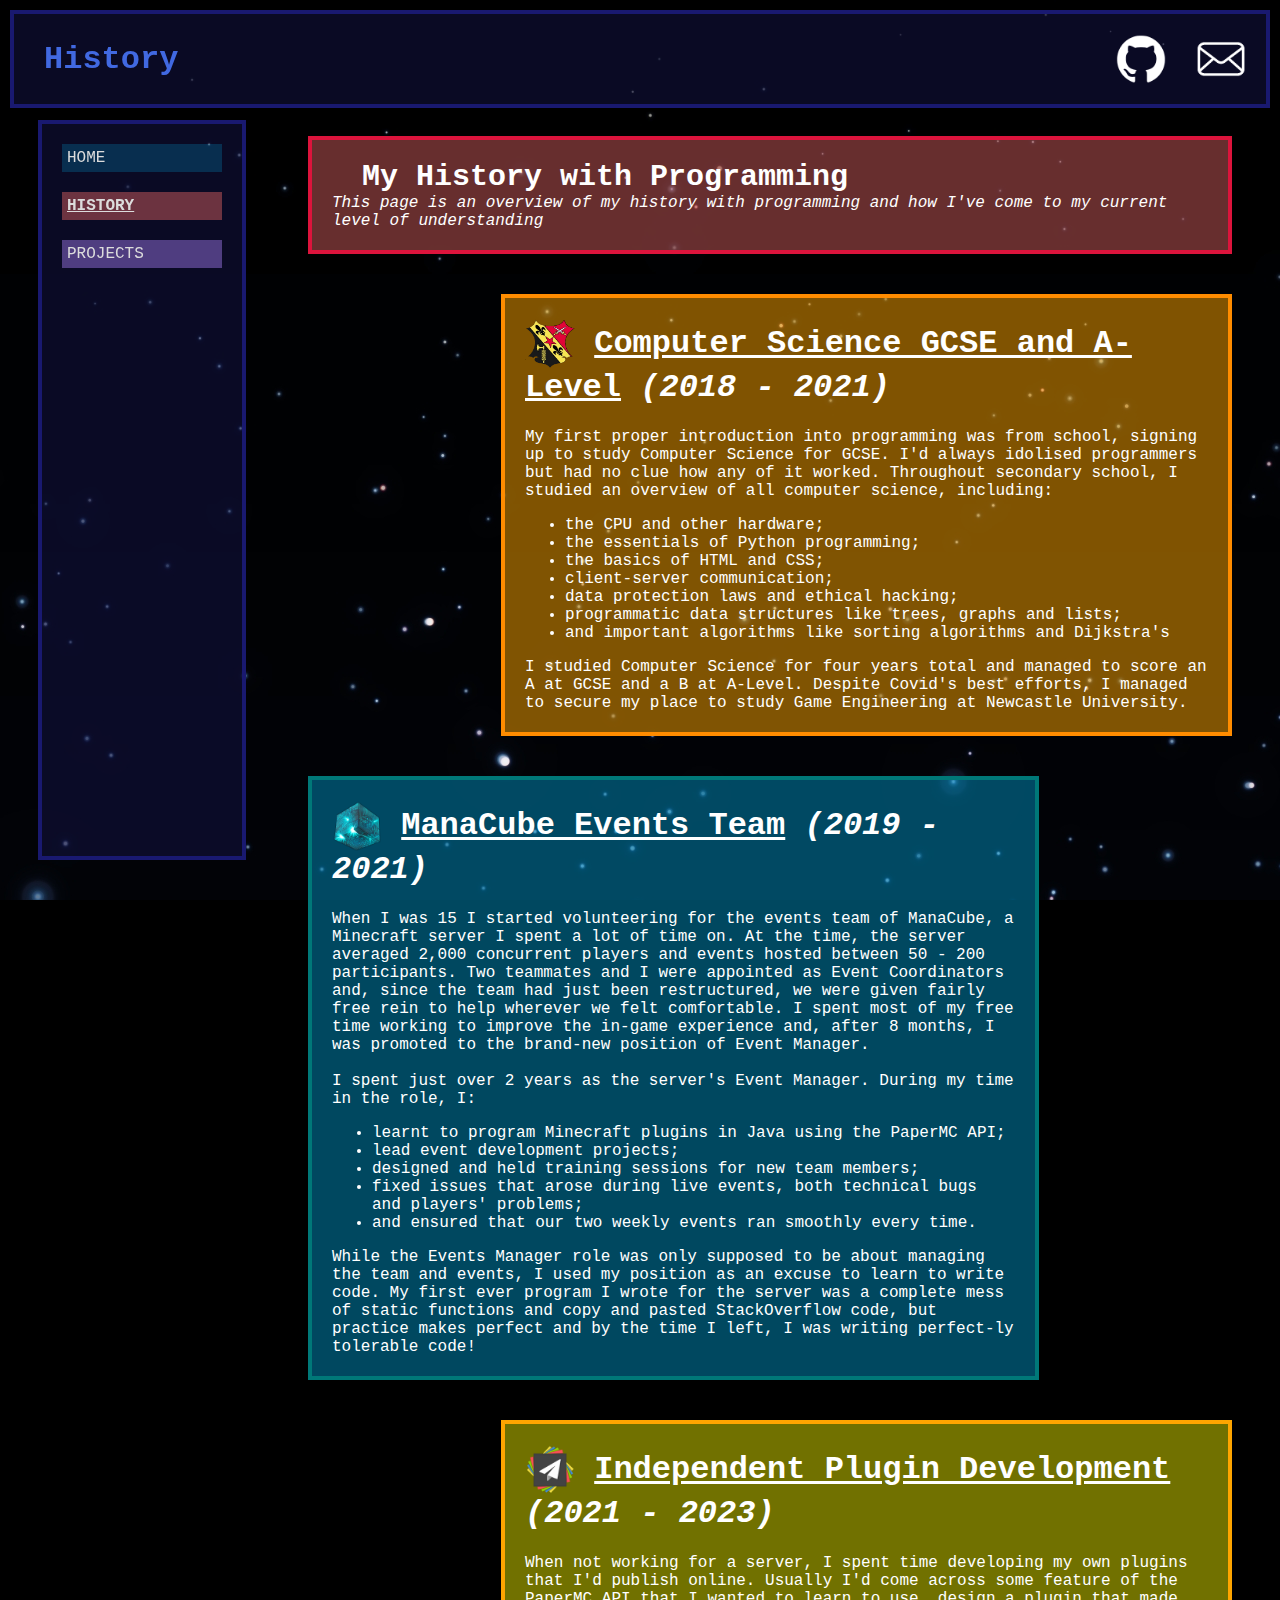
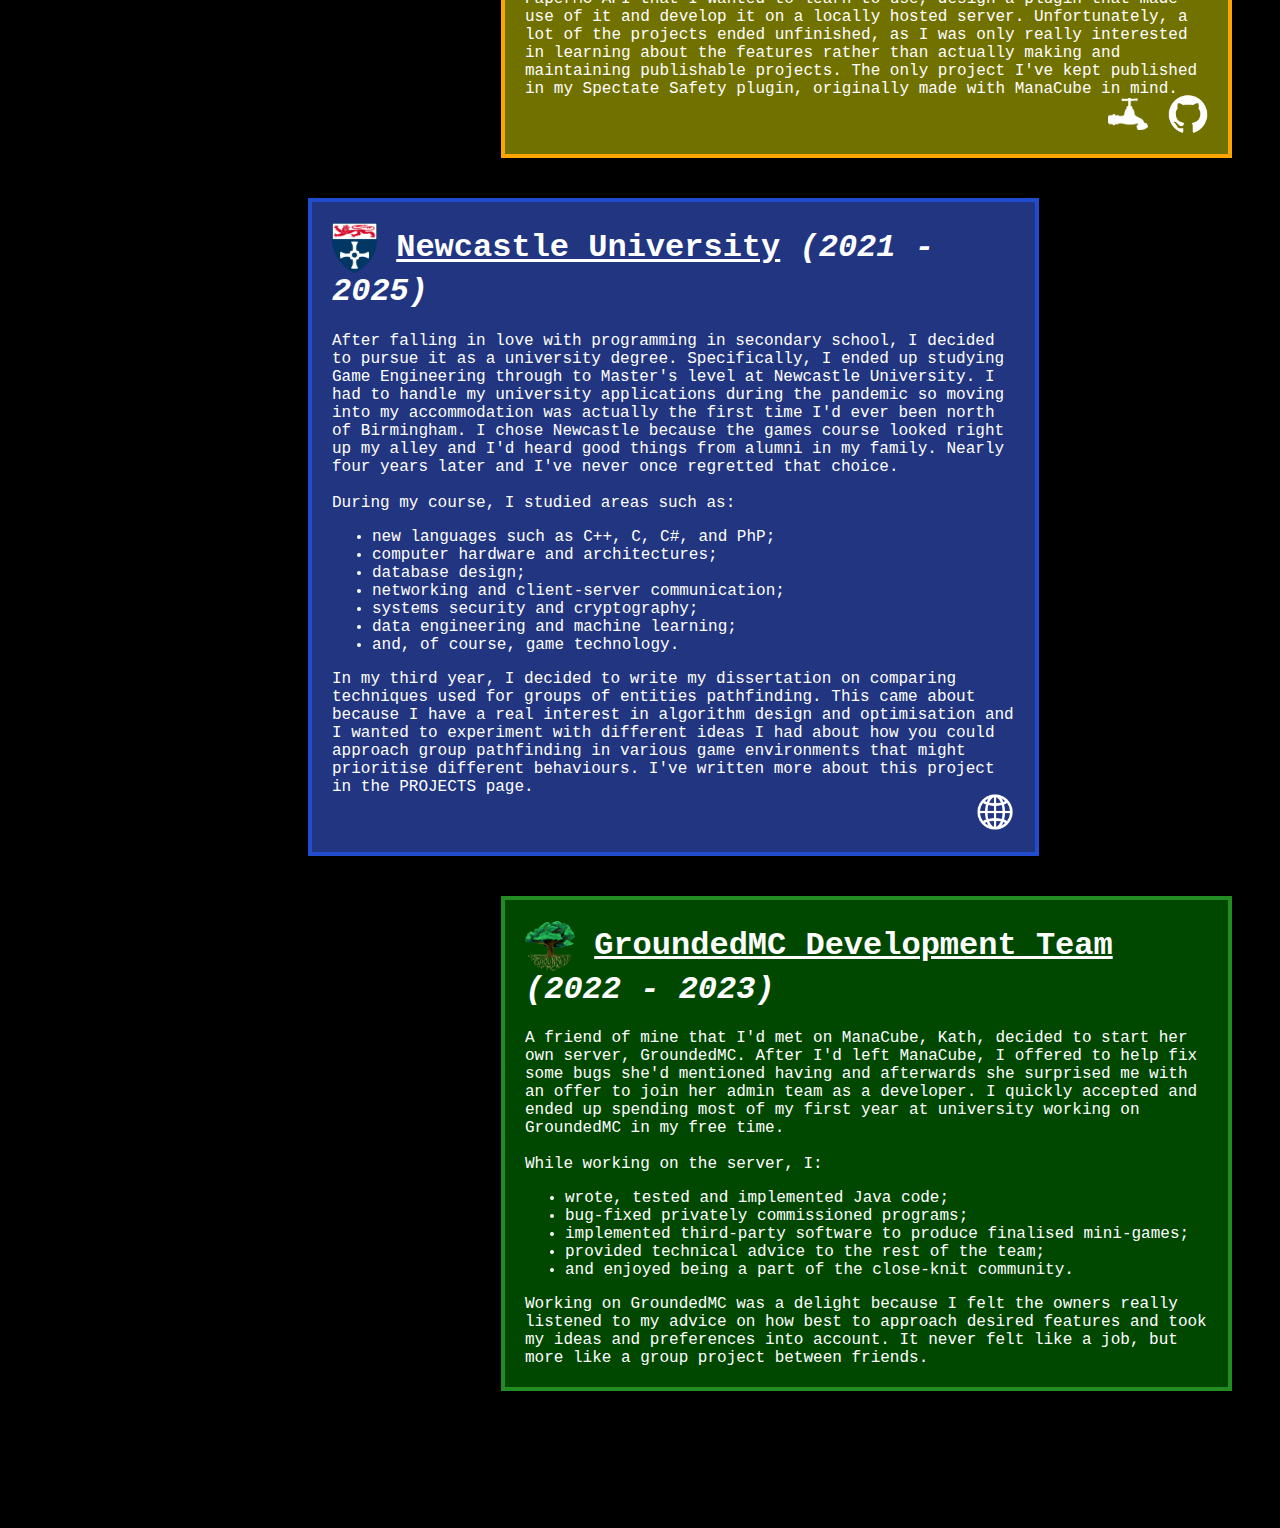
<file: history/history.html>
<!DOCTYPE html>
<html lang="en">

<head>
  <link rel="stylesheet" href="../style.css">
  <meta charset="UTF-8">
  <title>Alfie - History</title>
  <link rel="icon" href="../images/Icon.png">
</head>

<body>
  <div class="Top">
    <div class="Title"><b>History</b></div>

    <!-- Buttons at the top right of the screen -->
    <div class="Buttons Buttons-Margin">

      <!-- GitHub icon -->
      <div class="Button-Container\">
        <a href="https://github.com/AlfieOnGit" target="_blank">
          <img class="Icon" src="../images/GitHub.png" alt="GitHub">
        </a>
      </div>

      <!-- Email icon -->
      <div class="Button-Container">
        <a href="mailto:alfiejay@mail.com">
          <img class="Icon" src="../images/Email.png" alt="Email">
        </a>
      </div>
    </div>
  </div>

  <br>

  <div class="Sidebar">
    <a class="Sidebar-Option" href="../index.html">HOME</a><br>
    <a class="red Sidebar-Option" style="border: 0;" href="history.html"><b><u>HISTORY</u></b></a><br>
    <a class="purple Sidebar-Option" style="border: 0;" href="../projects/projects.html">PROJECTS</a><br>
  </div>

  <div class="content floats-right">

    <!--  Overview  -->
    <div class="content-box red" style="width: calc(100% - 48px);">
      <div class="content-text">
        <div style="font-size: 30px;">&emsp;<b>My History with Programming</b></div>
        <i>This page is an overview of my history with programming and how I've come to my current level of understanding</i>
      </div>
    </div>

    <!--  School  -->
    <div class="content-box orange floats-right">
      <div class="content-text">
        <h1><img class="Icon" src="../images/School.png" alt="ManaCube Icon"> <u>Computer Science GCSE and A-Level</u> <i>(2018 - 2021)</i></h1>


        My first proper introduction into programming was from school, signing up to study Computer Science for GCSE.
        I'd always idolised programmers but had no clue how any of it worked. Throughout secondary school, I studied an
        overview of all computer science, including:

        <ul>
          <li>the CPU and other hardware;</li>
          <li>the essentials of Python programming;</li>
          <li>the basics of HTML and CSS;</li>
          <li>client-server communication;</li>
          <li>data protection laws and ethical hacking;</li>
          <li>programmatic data structures like trees, graphs and lists;</li>
          <li>and important algorithms like sorting algorithms and Dijkstra's</li>
        </ul>

        I studied Computer Science for four years total and managed to score an A at GCSE and a B at A-Level. Despite
        Covid's best efforts, I managed to secure my place to study Game Engineering at Newcastle University.

      </div>
    </div>

    <!--  ManaCube Events Team  -->
    <div class="content-box lightblue">
      <div class="content-text">
        <h1><img class="Icon" src="../images/ManaCube.png" alt="ManaCube Icon"> <u>ManaCube Events Team</u> <i>(2019 - 2021)</i></h1>

        When I was 15 I started volunteering for the events team of ManaCube, a Minecraft server I spent a lot of time
        on. At the time, the server averaged 2,000 concurrent players and events hosted between 50 - 200 participants.
        Two teammates and I were appointed as Event Coordinators and, since the team had just been restructured, we were
        given fairly free rein to help wherever we felt comfortable. I spent most of my free time working to improve
        the in-game experience and, after 8 months, I was promoted to the brand-new position of Event Manager.

        <br><br>

        I spent just over 2 years as the server's Event Manager. During my time in the role, I:
        <ul>
          <li>learnt to program Minecraft plugins in Java using the PaperMC API;</li>
          <li>lead event development projects;</li>
          <li>designed and held training sessions for new team members;</li>
          <li>fixed issues that arose during live events, both technical bugs and players' problems;</li>
          <li>and ensured that our two weekly events ran smoothly every time.</li>
        </ul>

        While the Events Manager role was only supposed to be about managing the team and events, I used my position as
        an excuse to learn to write code. My first ever program I wrote for the server was a complete mess of static
        functions and copy and pasted StackOverflow code, but practice makes perfect and by the time I left, I was
        writing perfect-ly tolerable code!

      </div>
    </div>

    <!--  Independent Plugin development  -->
    <div class="content-box yellow floats-right">
      <div class="content-text">
        <h1><img class="Icon" src="../images/PaperMC.png" alt="PaperMC Icon"> <u>Independent Plugin Development</u> <i>(2021 - 2023)</i></h1>

        When not working for a server, I spent time developing my own plugins that I'd publish online. Usually I'd come
        across some feature of the PaperMC API that I wanted to learn to use, design a plugin that made use of it and
        develop it on a locally hosted server. Unfortunately, a lot of the projects ended unfinished, as I was only
        really interested in learning about the features rather than actually making and maintaining publishable
        projects. The only project I've kept published in my Spectate Safety plugin, originally made with ManaCube in
        mind.

        <br><br><br>

        <div class="Content-Buttons">
          <div style="margin-left: 20px;">
            <a href="https://www.spigotmc.org/resources/spectate-safety.98654/" target="_blank">
              <img class="Icon" style="width: 40px; height: 40px;" src="../images/SpigotMC.png" alt="SpigotMC">
            </a>
          </div>

          <div style="margin-left: 20px;">
            <a href="https://github.com/AlfieOnGit/SpectateSafety" target="_blank">
              <img class="Icon" style="width: 40px; height: 40px;" src="../images/GitHub.png" alt="GitHub">
            </a>
          </div>
        </div>

      </div>
    </div>

    <!--  Newcastle University  -->
    <div class="content-box blue">
      <div class="content-text">
        <h1><img class="Icon" src="../images/NewcastleUniversity.png" style="width: 45px;" alt="PaperMC Icon"> <u>Newcastle University</u> <i>(2021 - 2025)</i></h1>

        After falling in love with programming in secondary school, I decided to pursue it as a university degree.
        Specifically, I ended up studying Game Engineering through to Master's level at Newcastle University. I had to
        handle my university applications during the pandemic so moving into my accommodation was actually the first
        time I'd ever been north of Birmingham. I chose Newcastle because the games course looked right up my alley and
        I'd heard good things from alumni in my family. Nearly four years later and I've never once regretted that
        choice.

        <br><br>

        During my course, I studied areas such as:
        <ul>
          <li>new languages such as C++, C, C#, and PhP;</li>
          <li>computer hardware and architectures;</li>
          <li>database design;</li>
          <li>networking and client-server communication;</li>
          <li>systems security and cryptography;</li>
          <li>data engineering and machine learning;</li>
          <li>and, of course, game technology.</li>
        </ul>

        In my third year, I decided to write my dissertation on comparing techniques used for groups of entities
        pathfinding. This came about because I have a real interest in algorithm design and optimisation and I wanted
        to experiment with different ideas I had about how you could approach group pathfinding in various game
        environments that might prioritise different behaviours. I've written more about this project in the PROJECTS
        page.

        <br><br><br>

        <div class="Content-Buttons">
          <div style="margin-left: 20px;">
            <a href="https://www.ncl.ac.uk/postgraduate/degrees/5152f/" target="_blank">
              <img class="Icon" style="width: 40px; height: 40px;" src="../images/Website.png" alt="course website">
            </a>
          </div>
        </div>

      </div>
    </div>

    <!--  GroundedMC Development Team  -->
    <div class="content-box floats-right lightgreen">
      <div class="content-text">
        <h1><img class="Icon" src="../images/GroundedMC.png" alt="GroundedMC Icon"> <u>GroundedMC Development Team</u> <i>(2022 - 2023)</i></h1>

        A friend of mine that I'd met on ManaCube, Kath, decided to start her own server, GroundedMC. After I'd left
        ManaCube, I offered to help fix some bugs she'd mentioned having and afterwards she surprised me with an offer
        to join her admin team as a developer. I quickly accepted and ended up spending most of my first year at
        university working on GroundedMC in my free time.

        <br><br>

        While working on the server, I:
        <ul>
          <li>wrote, tested and implemented Java code;</li>
          <li>bug-fixed privately commissioned programs;</li>
          <li>implemented third-party software to produce finalised mini-games;</li>
          <li>provided technical advice to the rest of the team;</li>
          <li>and enjoyed being a part of the close-knit community.</li>
        </ul>

        Working on GroundedMC was a delight because I felt the owners really listened to my advice on how best to
        approach desired features and took my ideas and preferences into account. It never felt like a job, but more
        like a group project between friends.

      </div>
    </div>

  </div>
</body>

</html>
</file>
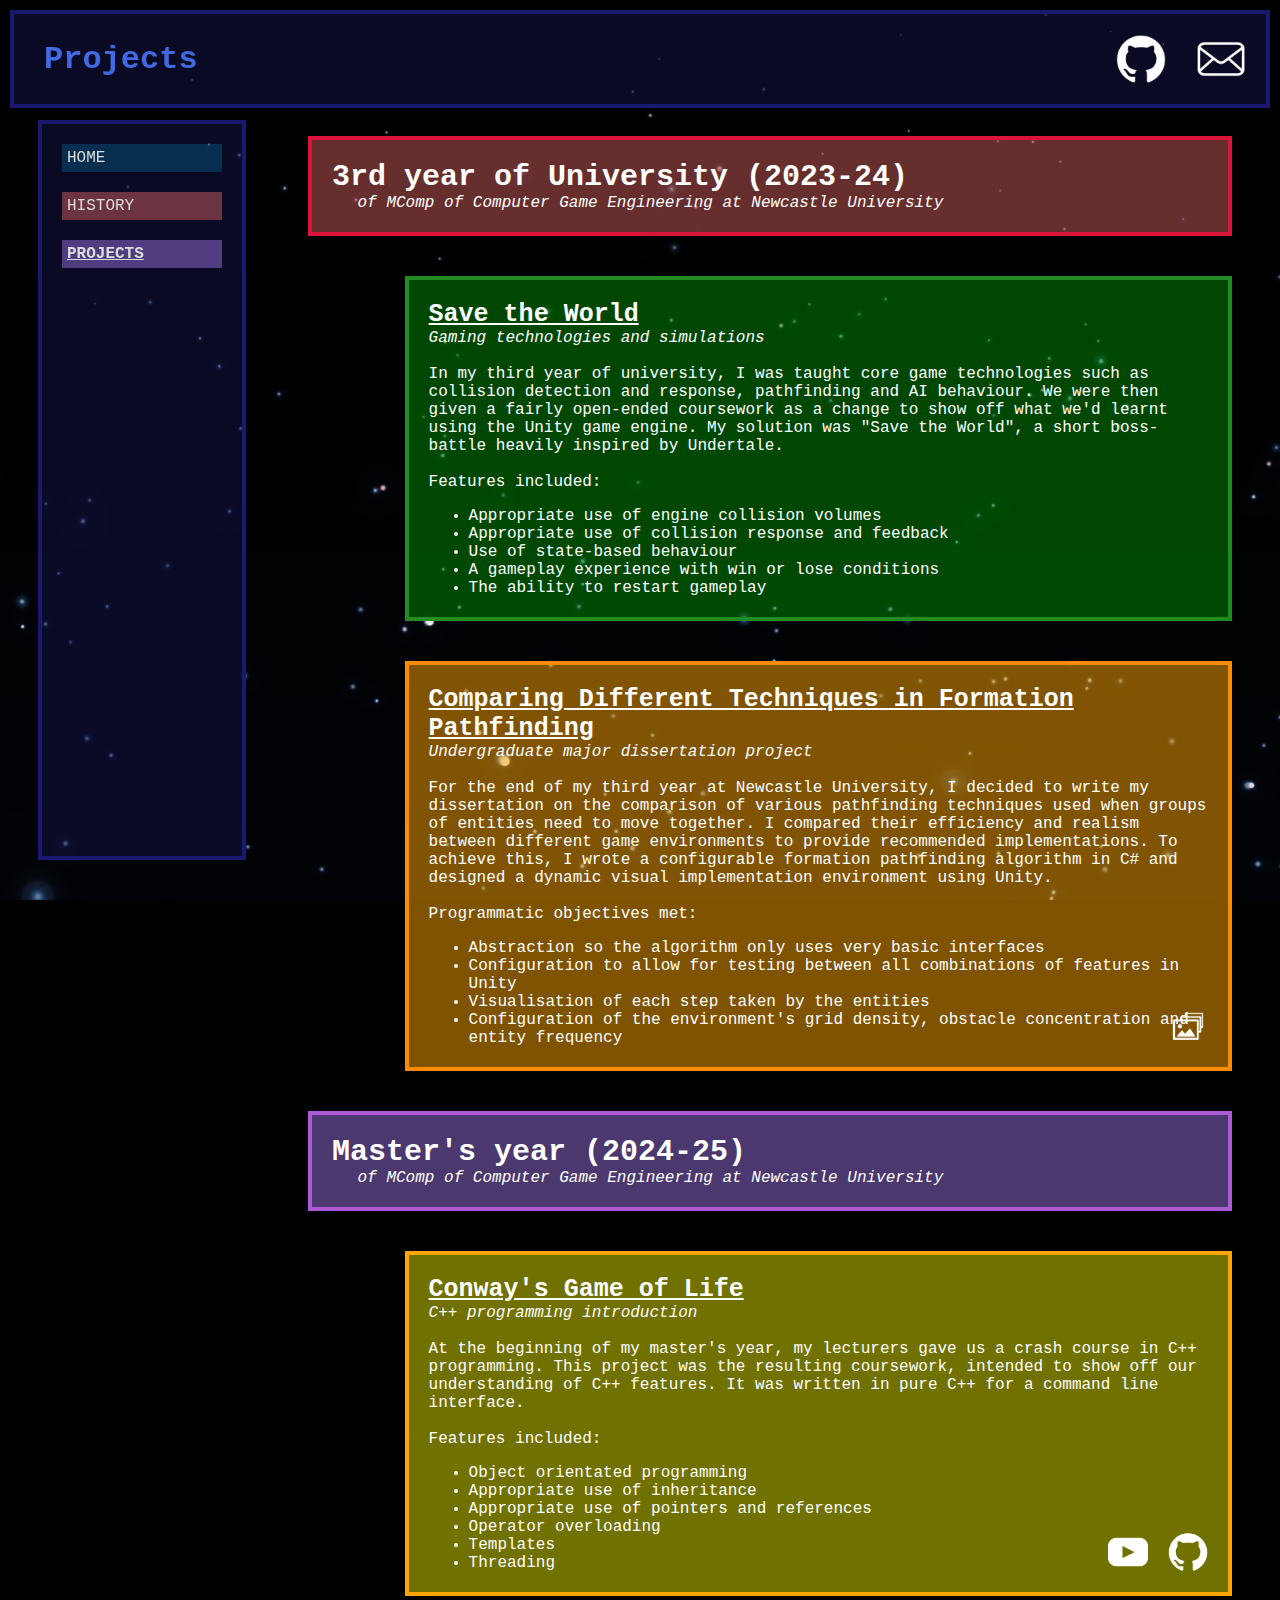
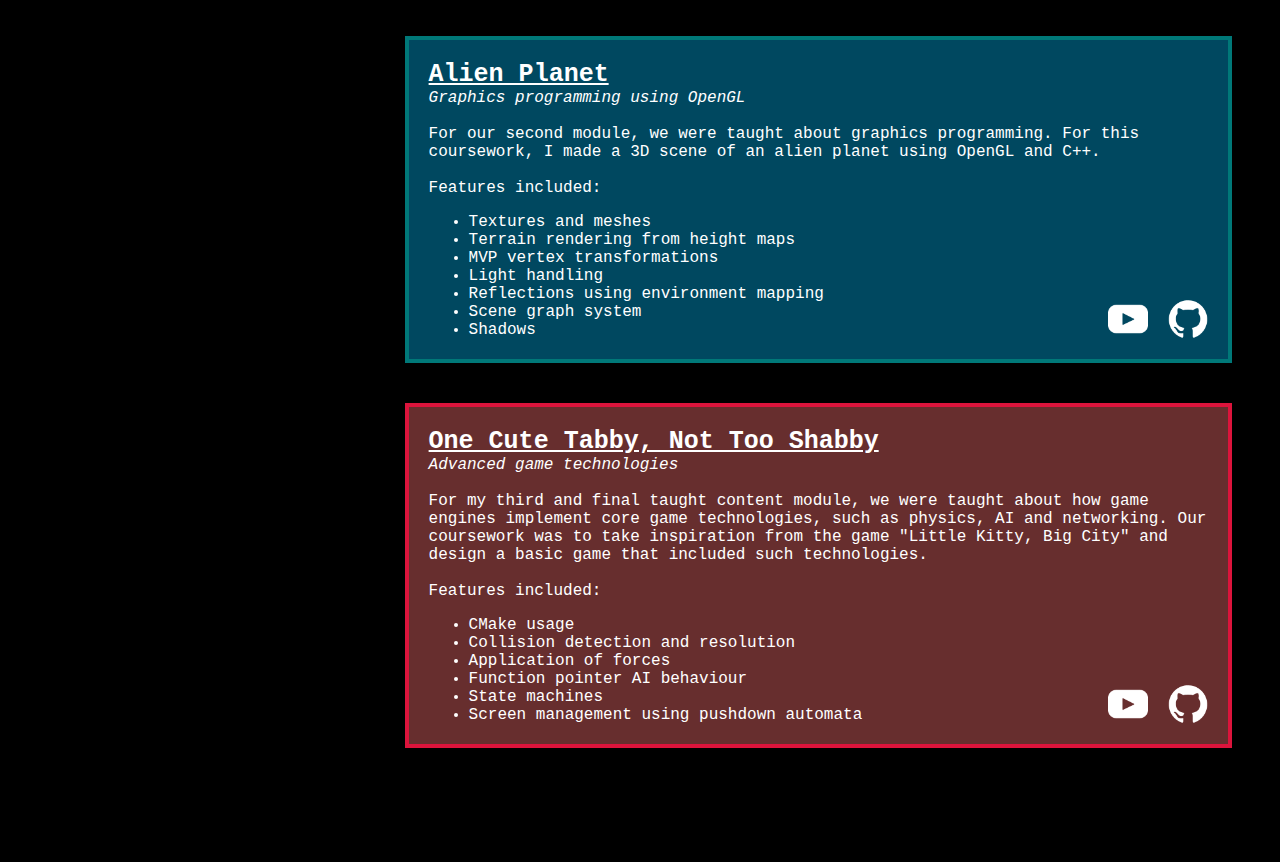
<file: projects/projects.html>
<!DOCTYPE html>
<html lang="en">

<head>
  <link rel="stylesheet" href="../style.css">
  <meta charset="UTF-8">
  <title>Alfie - Projects</title>
  <link rel="icon" href="../images/Icon.png">
</head>

<body>
  <div class="Top">
    <div class="Title"><b>Projects</b></div>

    <!-- Buttons at the top right of the screen -->
    <div class="Buttons Buttons-Margin">

      <!-- GitHub icon -->
      <div class="Button-Container">
        <a href="https://github.com/AlfieOnGit" target="_blank">
          <img class="Icon" src="../images/GitHub.png" alt="GitHub">
        </a>
      </div>

      <!-- Email icon -->
      <div class="Button-Container">
        <a href="mailto:alfiejay@mail.com">
          <img class="Icon" src="../images/Email.png" alt="Email">
        </a>
      </div>
    </div>
  </div>

  <br>

  <div class="Sidebar">
    <a class="Sidebar-Option" href="../index.html">HOME</a><br>
    <a class="red Sidebar-Option" style="border: 0;" href="../history/history.html">HISTORY</a><br>
    <a class="purple Sidebar-Option" style="border: 0;" href="projects.html"><b><u>PROJECTS</u></b></a><br>
  </div>

  <div class="content floats-right">

    <!--  3rd year projects  -->
    <div class="content-box red" style="width: calc(100% - 48px);">
      <div class="content-text">
        <div style="font-size: 30px;"><b>3rd year of University (2023-24)</b></div>
        &emsp; <i>of MComp of Computer Game Engineering at Newcastle University</i>
      </div>
    </div>

    <!--  Save the World  -->
    <div class="content-box lightgreen floats-right" style="width: 85%;">
      <div class="content-text">

        <div style="font-size: 25px;"><b><u>Save the World</u></b></div>
        <i>Gaming technologies and simulations</i>

        <br><br>

        In my third year of university, I was taught core game technologies such as collision detection and response,
        pathfinding and AI behaviour. We were then given a fairly open-ended coursework as a change to show off what
        we'd learnt using the Unity game engine. My solution was "Save the World", a short boss-battle heavily inspired
        by Undertale.

        <br><br>

        Features included:
        <ul>
          <li>Appropriate use of engine collision volumes</li>
          <li>Appropriate use of collision response and feedback</li>
          <li>Use of state-based behaviour</li>
          <li>A gameplay experience with win or lose conditions</li>
          <li>The ability to restart gameplay</li>
        </ul>
      </div>
    </div>

    <!--  Dissertation  -->
    <div class="content-box orange floats-right" style="width: 85%;">
      <div class="content-text">

        <div style="font-size: 25px;"><b><u>Comparing Different Techniques in Formation Pathfinding</u></b></div>
        <i>Undergraduate major dissertation project</i>

        <br><br>

        For the end of my third year at Newcastle University, I decided to write my dissertation on the comparison of
        various pathfinding techniques used when groups of entities need to move together. I compared their efficiency
        and realism between different game environments to provide recommended implementations. To achieve this, I
        wrote a configurable formation pathfinding algorithm in C# and designed a dynamic visual implementation
        environment using Unity.

        <br><br>

        Programmatic objectives met:
        <ul>
          <li>Abstraction so the algorithm only uses very basic interfaces</li>
          <li>Configuration to allow for testing between all combinations of features in Unity</li>
          <li>Visualisation of each step taken by the entities</li>
          <li>Configuration of the environment's grid density, obstacle concentration and entity frequency</li>
        </ul>

        <div class="Content-Buttons">
          <div style="margin-left: 20px;">
            <a href="https://imgur.com/a/VIgyLdO" target="_blank">
              <img class="Icon" style="width: 40px; height: 40px;" src="../images/Photos.png" alt="Dissertation album">
            </a>
          </div>
        </div>
      </div>
    </div>

    <!--  Master's year projects  -->
    <div class="content-box purple" style="width: calc(100% - 48px);">
      <div class="content-text">
        <div style="font-size: 30px;"><b>Master's year (2024-25)</b></div>
        &emsp; <i>of MComp of Computer Game Engineering at Newcastle University</i>
      </div>
    </div>

    <!--  Conway's Game of Life  -->
    <div class="content-box yellow floats-right" style="width: 85%;">
      <div class="content-text">

        <div style="font-size: 25px;"><b><u>Conway's Game of Life</u></b></div>
        <i>C++ programming introduction</i>

        <br><br>

        At the beginning of my master's year, my lecturers gave us a crash course in C++ programming. This project was
        the resulting coursework, intended to show off our understanding of C++ features. It was written in pure C++
        for a command line interface.

        <br><br>

        Features included:
        <ul>
          <li>Object orientated programming</li>
          <li>Appropriate use of inheritance</li>
          <li>Appropriate use of pointers and references</li>
          <li>Operator overloading</li>
          <li>Templates</li>
          <li>Threading</li>
        </ul>

        <div class="Content-Buttons">
          <div style="margin-left: 20px;">
            <a href="https://youtu.be/0MRXxHo0jMA" target="_blank">
              <img class="Icon" style="width: 40px; height: 40px;" src="../images/YouTube.png" alt="YouTube">
            </a>
          </div>

          <div style="margin-left: 20px;">
            <a href="https://github.com/AlfieOnGit/ConwayGameOfLife" target="_blank">
              <img class="Icon" style="width: 40px; height: 40px;" src="../images/GitHub.png" alt="GitHub">
            </a>
          </div>
        </div>

      </div>
    </div>

    <!--  Alien Planet  -->
    <div class="content-box lightblue floats-right" style="width: 85%;">
      <div class="content-text">

        <div style="font-size: 25px;"><b><u>Alien Planet</u></b></div>
        <i>Graphics programming using OpenGL</i>

        <br><br>

        For our second module, we were taught about graphics programming. For this coursework, I made a 3D scene of an
        alien planet using OpenGL and C++.

        <br><br>

        Features included:
        <ul>
          <li>Textures and meshes</li>
          <li>Terrain rendering from height maps</li>
          <li>MVP vertex transformations</li>
          <li>Light handling</li>
          <li>Reflections using environment mapping</li>
          <li>Scene graph system</li>
          <li>Shadows</li>
        </ul>

        <div class="Content-Buttons">
          <div style="margin-left: 20px;">
            <a href="https://youtu.be/3pL1ZuXku_A" target="_blank">
              <img class="Icon" style="width: 40px; height: 40px;" src="../images/YouTube.png" alt="YouTube">
            </a>
          </div>

          <div style="margin-left: 20px;">
            <a href="https://github.com/AlfieOnGit/CSC8502/tree/master/Blank%20Project" target="_blank">
              <img class="Icon" style="width: 40px; height: 40px;" src="../images/GitHub.png" alt="GitHub">
            </a>
          </div>
        </div>

      </div>
    </div>

    <!--  One Cute Tabby, Not Too Shabby  -->
    <div class="content-box red floats-right" style="width: 85%;">
      <div class="content-text">

        <div style="font-size: 25px;"><b><u>One Cute Tabby, Not Too Shabby</u></b></div>
        <i>Advanced game technologies</i>

        <br><br>

        For my third and final taught content module, we were taught about how game engines implement core game
        technologies, such as physics, AI and networking. Our coursework was to take inspiration from the game "Little
        Kitty, Big City" and design a basic game that included such technologies.

        <br><br>

        Features included:
        <ul>
          <li>CMake usage</li>
          <li>Collision detection and resolution</li>
          <li>Application of forces</li>
          <li>Function pointer AI behaviour</li>
          <li>State machines</li>
          <li>Screen management using pushdown automata</li>
        </ul>

        <div class="Content-Buttons">
          <div style="margin-left: 20px;">
            <a href="https://youtu.be/HRobdcnP094" target="_blank">
              <img class="Icon" style="width: 40px; height: 40px;" src="../images/YouTube.png" alt="YouTube">
            </a>
          </div>

          <div style="margin-left: 20px;">
            <a href="https://github.com/AlfieOnGit/CSC8503" target="_blank">
              <img class="Icon" style="width: 40px; height: 40px;" src="../images/GitHub.png" alt="GitHub">
            </a>
          </div>
        </div>

      </div>
    </div>

  </div>
</body>

</html>
</file>
<file: style.css>
body {
    background-size: cover;
    background: #000000 url('images/background.jpg') fixed;
}

.Top {
    position: fixed;
    top: 10px;
    left: 10px;
    right: 10px;
    height: 90px;
    z-index: 10;
    background-color: rgba(19, 19, 71, 0.5);
    border: 4px solid midnightblue;
}

.Title {
    position: absolute;
    margin-left: 30px;
    height: 100%;
    color: royalblue;
    font-size: xx-large;
    font-family: "Courier New", monospace;
    display: flex;
    align-items: center;
}

.Buttons {
    position: relative;
    display: flex;
    float: right;
}

.Content-Buttons {
    position: absolute;
    display: flex;
    bottom: 20px;
    right: 20px;
}

.Buttons-Margin {
    margin-top: 20px;
    margin-right: 20px;
}

.Button-Container {
    margin-left: 30px;
}

.Icon {
    width: 50px;
    height: 50px;
    vertical-align: middle;
}

.Sidebar {
    position: fixed;
    margin-left: 30px;
    top: 120px;
    bottom: 40px;
    width: 200px;
    color: aquamarine;
    background-color: rgba(19, 19, 71, 0.5);
    border: 4px solid midnightblue;
}

.Sidebar-Option {
    display: inline-block;
    box-sizing: border-box;
    font-family: "Cascadia Mono", monospace;
    margin-top: 20px;
    margin-left: 20px;
    margin-right:20px;
    padding: 5px;
    width: calc(100% - 20px * 2);
    color: rgb(220, 220, 220);
    background-color: rgba(0, 191, 255, 0.2);
    text-decoration: none;
    border: 0;
}

.content {
    display: table;
    position: relative;
    right: 20px;
    top: 90px;
    width: calc(100% - 300px);
    bottom: 10px;
}

.content-box {
    position: relative;
    width: 75%;
    margin: 20px;
    float: left;
}

.content-text {
    color: white;
    font-family: "Cascadia Mono", monospace;
    margin: 20px;
}

.floats-right {
    float: right;
}

.blue {
    background-color: rgba(65, 105, 255, 0.5);
    border: 4px solid rgb(33, 76, 206);
}

.lightblue {
    background-color: rgba(00, 142.5, 190.5, 0.5);
    border: 4px solid rgb(00, 120, 120);
}

.lightgreen {
    background-color: rgba(00, 142.5, 0, 0.5);
    border: 4px solid forestgreen;
}

.orange {
    background-color: rgba(255, 165, 00, 0.5);
    border: 4px solid darkorange;
}

.purple {
    background-color: rgba(147, 112, 219, 0.5);
    border: 4px solid rgb(173, 90, 214);
}

.red {
    background-color: rgba(205, 92, 92, 0.5);
    border: 4px solid crimson;
}

.yellow {
    background-color: rgba(225, 225, 0, 0.5);
    border: 4px solid orange;
}
</file>
<file: home.css>
body {
    background-image: url('images/background.jpg');
    background-size: cover;
    background-attachment: fixed;
}

h1 {
    position: relative;
    left:20px;
    color: royalblue;
    font-size: xxx-large;
    font-family: "Courier New", monospace;
}

.Buttons {
    position: fixed;
    top: 20px;
    right: 20px;
    font-size: 0;
}

.Button {
    width: 50px;
    height: 50px;
    margin: 10px;
}
</file>
